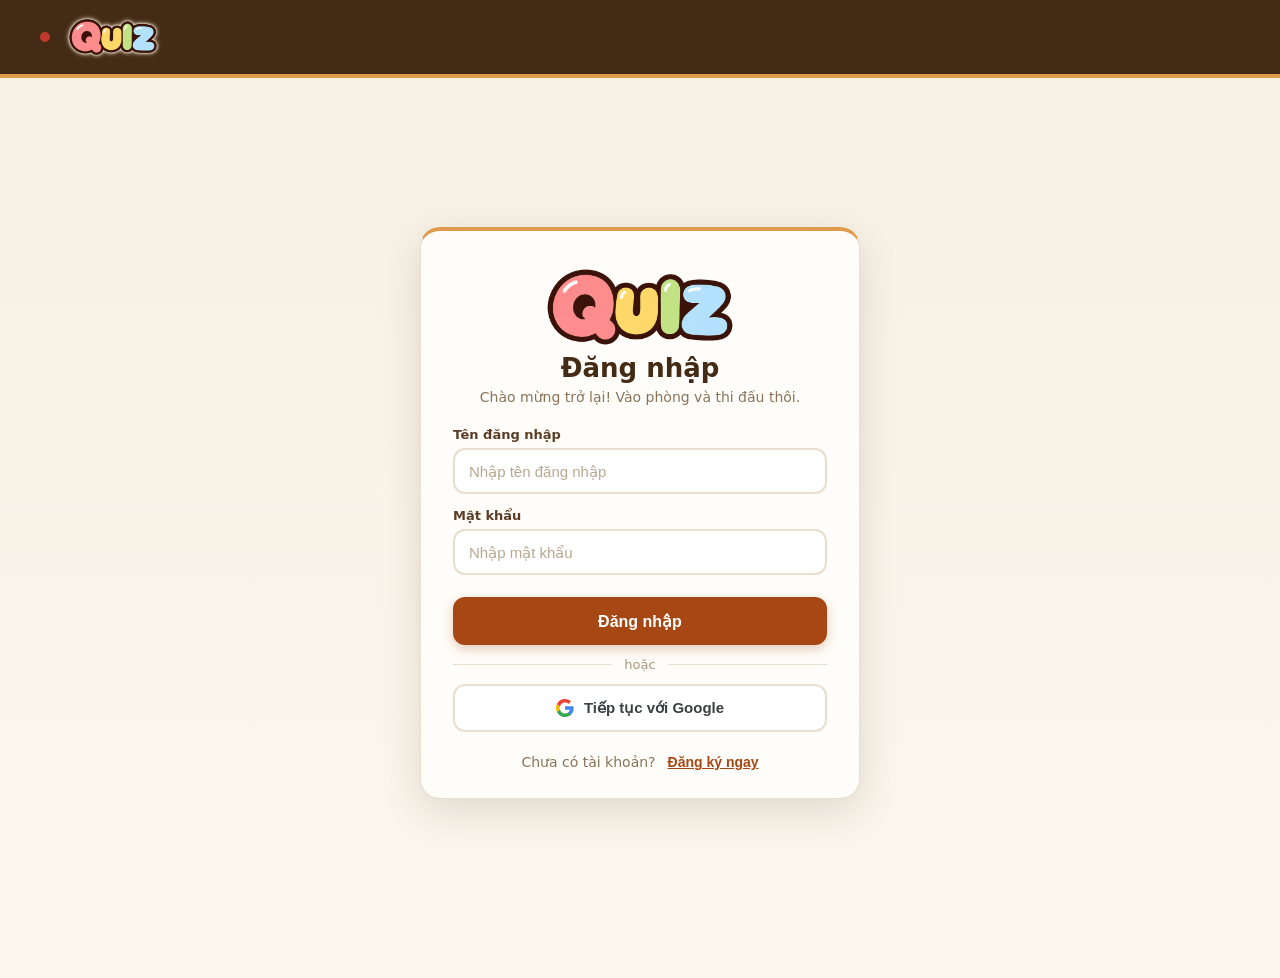
<file: QuizClientWeb/src/main/webapp/index.html>
<!DOCTYPE html>
<html lang="vi">
    <head>
        <meta charset="UTF-8">
        <meta name="viewport" content="width=device-width, initial-scale=1">
        <title>QUIZ - Vòng chơi</title>
        <link rel="icon" type="image/png" href="img/favicon.png">
        <link rel="stylesheet" href="css/style.css?v=13">
        <link rel="stylesheet" href="css/figma.css?v=5">
    </head>
    <body>
        <header>
            <span id="conn" class="dot" title="Trạng thái kết nối"></span>
            <div class="brand">
                <img class="brand-logo" src="img/logo.png" alt="QUIZ">
            </div>
            <nav id="mainNav" class="hidden">
                <button id="navHome" class="nav-btn active" type="button">Phòng chơi</button>
                <button id="navSets" class="nav-btn" type="button">Bộ câu hỏi</button>
                <button id="navRank" class="nav-btn" type="button">Bảng xếp hạng</button>
            </nav>
            <span class="spacer"></span>
            <span id="score"></span>
            <button id="btnLeave" class="danger hidden">Thoát Trận</button>
            <div id="userAvatarContainer" class="user-chip hidden" title="Hồ sơ tài khoản">
                <div id="userAvatar" class="avatar-circle">?</div>
                <div class="user-text"><b id="userInfo"></b><small id="userSub"></small></div>
                <span class="chev">&#9662;</span>
            </div>
        </header>
        <main>
            <section id="login" class="screen page hidden">
                <div class="login-grid">
                    <div class="auth-card">
                        <img class="auth-logo-img" src="img/logo.png" alt="QUIZ">
                        <h1>Đăng nhập</h1>
                        <p class="auth-sub">Chào mừng trở lại! Vào phòng và thi đấu thôi.</p>
                        <label>Tên đăng nhập <input type="text" id="userName" maxlength="30" placeholder="Nhập tên đăng nhập"></label>
                        <label>Mật khẩu <input type="password" id="userPass" maxlength="50" placeholder="Nhập mật khẩu"></label>
                        <div class="actions vertical">
                            <button id="btnLogin" class="btn-primary">Đăng nhập</button>
                            <div class="auth-divider"><span>hoặc</span></div>
                            <div class="gsi-wrap">
                                <button id="btnGoogleLogin" class="btn-google" type="button">
                                    <svg width="18" height="18" viewBox="0 0 18 18"><path fill="#4285F4" d="M17.64 9.2c0-.637-.057-1.251-.164-1.84H9v3.481h4.844c-.209 1.125-.843 2.078-1.796 2.717v2.258h2.908c1.702-1.567 2.684-3.874 2.684-6.616z"/><path fill="#34A853" d="M9 18c2.43 0 4.467-.806 5.956-2.184l-2.908-2.258c-.806.54-1.837.86-3.048.86-2.344 0-4.328-1.584-5.036-3.711H.957v2.332A8.997 8.997 0 0 0 9 18z"/><path fill="#FBBC05" d="M3.964 10.707c-.18-.54-.282-1.117-.282-1.707s.102-1.167.282-1.707V4.961H.957A8.996 8.996 0 0 0 0 9c0 1.452.348 2.827.957 4.039l3.007-2.332z"/><path fill="#EA4335" d="M9 3.58c1.321 0 2.508.454 3.44 1.345l2.582-2.58C13.463.891 11.426 0 9 0A8.997 8.997 0 0 0 .957 4.961L3.964 7.293C4.672 5.166 6.656 3.58 9 3.58z"/></svg>
                                    Tiếp tục với Google
                                </button>
                                <div id="gsiBtn"></div>
                            </div>
                        </div>
                        <div class="auth-switch">
                            <span>Chưa có tài khoản?</span>
                            <button id="btnSwitchRegister" class="link-btn" type="button">Đăng ký ngay</button>
                        </div>
                    </div>
                </div>
            </section>

            <section id="resuming" class="screen page hidden">
                <div class="resume-box"><div class="spinner" aria-hidden="true"></div><p>Đang khôi phục phiên đăng nhập...</p></div>
            </section>

            <section id="register" class="screen auth-card hidden">
                <img class="auth-logo-img" src="img/logo.png" alt="QUIZ">
                <h1>Tạo tài khoản</h1>
                <p class="auth-sub">Chỉ mất vài giây để bắt đầu chơi.</p>
                <label>Tên đăng nhập <input type="text" id="regUserName" maxlength="30" placeholder="Chọn tên đăng nhập (3-30 ký tự)"></label>
                <label>Mật khẩu <input type="password" id="regUserPass" maxlength="50" placeholder="Mật khẩu (tối thiểu 4 ký tự)"></label>
                <label>Nhập lại mật khẩu <input type="password" id="regUserPassConfirm" maxlength="50" placeholder="Nhập lại mật khẩu"></label>
                <div class="actions vertical">
                    <button id="btnDoRegister" class="btn-primary">Tạo tài khoản</button>
                    <button id="btnBackToLogin" class="alt hidden" type="button">Quay lại</button>
                </div>
                <div class="auth-switch">
                    <span>Đã có tài khoản?</span>
                    <button id="btnSwitchLogin" class="link-btn" type="button">Đăng nhập</button>
                </div>
            </section>

            <section id="home" class="screen page hidden">
                <div class="page-head">
                    <div>
                        <h1>Phòng chơi</h1>
                        <p class="muted">Tham gia một phòng đang mở, nhập mã phòng của bạn bè hoặc tạo phòng mới.</p>
                    </div>
                    <button id="btnNewRoom" class="cta" type="button"><svg class="ic" viewBox="0 0 24 24" fill="none" stroke="currentColor" stroke-width="2" stroke-linecap="round" stroke-linejoin="round" aria-hidden="true"><path d="M5 12h14"/><path d="M12 5v14"/></svg> Tạo phòng mới</button>
                </div>
                <div class="top-row">
                    <div class="join-card">
                        <h3><svg class="ic" viewBox="0 0 24 24" fill="none" stroke="currentColor" stroke-width="2" stroke-linecap="round" stroke-linejoin="round" aria-hidden="true"><circle cx="7.5" cy="15.5" r="5.5"/><path d="m21 2-9.6 9.6"/><path d="m15.5 7.5 3 3L22 7l-3-3"/></svg> Có mã phòng từ bạn bè?</h3>
                        <div class="join-row">
                            <input type="text" id="joinCode" maxlength="6" placeholder="Nhập mã phòng · VD: P7K2M" style="text-transform:uppercase">
                            <button id="btnJoinCode" type="button"><svg class="ic" viewBox="0 0 24 24" fill="none" stroke="currentColor" stroke-width="2" stroke-linecap="round" stroke-linejoin="round" aria-hidden="true"><path d="M5 12h14"/><path d="m12 5 7 7-7 7"/></svg> Vào bằng mã</button>
                        </div>
                    </div>
                    <div class="info-card">
                        <h3><svg class="ic" viewBox="0 0 24 24" fill="none" stroke="currentColor" stroke-width="2" stroke-linecap="round" stroke-linejoin="round" aria-hidden="true"><path d="M12 7v14"/><path d="M3 18a1 1 0 0 1-1-1V4a1 1 0 0 1 1-1h5a4 4 0 0 1 4 4 4 4 0 0 1 4-4h5a1 1 0 0 1 1 1v13a1 1 0 0 1-1 1h-6a3 3 0 0 0-3 3 3 3 0 0 0-3-3z"/></svg> Bộ câu hỏi</h3>
                        <p>Chọn bộ có sẵn hoặc tự soạn bộ câu hỏi riêng để tạo phòng.</p>
                        <div class="info-foot"><b id="setSummary">0 câu hỏi · 0 bộ</b><a id="linkSets" href="#">Xem bộ câu hỏi &rarr;</a></div>
                    </div>
                </div>
                <div class="rooms-head">
                    <h2>Phòng đang mở</h2><span id="roomTotal" class="count">0 phòng</span>
                    <div class="chips" id="roomTabs">
                        <button type="button" data-f="all" class="on">Tất cả</button>
                        <button type="button" data-f="wait">Đang chờ</button>
                        <button type="button" data-f="play">Đang chơi</button>
                    </div>
                    <span class="grow"></span>
                    <label class="search-box"><svg class="ic" viewBox="0 0 24 24" fill="none" stroke="currentColor" stroke-width="2" stroke-linecap="round" stroke-linejoin="round" aria-hidden="true"><circle cx="11" cy="11" r="8"/><path d="m21 21-4.3-4.3"/></svg><input type="search" id="roomSearch" placeholder="Tìm phòng hoặc chủ phòng"></label>
                    <button id="btnRefresh" class="alt refresh" type="button"><svg class="ic" viewBox="0 0 24 24" fill="none" stroke="currentColor" stroke-width="2" stroke-linecap="round" stroke-linejoin="round" aria-hidden="true"><path d="M3 12a9 9 0 0 1 9-9 9.75 9.75 0 0 1 6.74 2.74L21 8"/><path d="M21 3v5h-5"/><path d="M21 12a9 9 0 0 1-9 9 9.75 9.75 0 0 1-6.74-2.74L3 16"/><path d="M8 16H3v5"/></svg> Làm mới</button>
                </div>
                <div id="roomList" class="room-grid"></div>
            </section>

            <section id="sets" class="screen page hidden">
                <div class="page-head">
                    <div>
                        <h1>Bộ câu hỏi</h1>
                        <p class="muted">Bộ mẫu của hệ thống, bộ cộng đồng chia sẻ và bộ riêng của bạn. Bộ của bạn có thể gửi duyệt để công khai cho mọi người.</p>
                    </div>
                    <button id="btnNewSet" class="cta" type="button"><svg class="ic" viewBox="0 0 24 24" fill="none" stroke="currentColor" stroke-width="2" stroke-linecap="round" stroke-linejoin="round" aria-hidden="true"><path d="M5 12h14"/><path d="M12 5v14"/></svg> Tạo bộ câu hỏi</button>
                </div>
                <div class="rooms-head">
                    <div class="chips" id="setTabs">
                        <button type="button" data-f="all" class="on">Tất cả</button>
                        <button type="button" data-f="mine">Của tôi</button>
                        <button type="button" data-f="community">Cộng đồng</button>
                        <button type="button" data-f="system">Hệ thống</button>
                    </div>
                    <span class="grow"></span>
                    <label class="search-box"><svg class="ic" viewBox="0 0 24 24" fill="none" stroke="currentColor" stroke-width="2" stroke-linecap="round" stroke-linejoin="round" aria-hidden="true"><circle cx="11" cy="11" r="8"/><path d="m21 21-4.3-4.3"/></svg><input type="search" id="setSearch" placeholder="Tìm bộ câu hỏi hoặc tác giả"></label>
                </div>
                <div id="setList" class="set-grid"></div>
            </section>

            <section id="leaderboard" class="screen page hidden">
                <div class="page-head">
                    <div>
                        <div class="eyebrow">BẢNG VÀNG · QUIZ</div>
                        <h1>Bảng xếp hạng</h1>
                        <p class="muted">Xếp theo số trận đã chơi và chuỗi thắng liên tiếp. Hạng của bạn luôn hiện ở cuối bảng.</p>
                    </div>
                </div>
                <div class="rooms-head">
                    <div class="chips" id="rankTabs">
                        <button type="button" data-r="played" class="on">Theo số trận chơi</button>
                        <button type="button" data-r="streak">Theo chuỗi thắng</button>
                    </div>
                    <span class="grow"></span>
                    <label class="search-box"><svg class="ic" viewBox="0 0 24 24" fill="none" stroke="currentColor" stroke-width="2" stroke-linecap="round" stroke-linejoin="round" aria-hidden="true"><circle cx="11" cy="11" r="8"/><path d="m21 21-4.3-4.3"/></svg><input type="search" id="rankSearch" placeholder="Tìm người chơi"></label>
                    <button id="btnRankRefresh" class="alt refresh" type="button"><svg class="ic" viewBox="0 0 24 24" fill="none" stroke="currentColor" stroke-width="2" stroke-linecap="round" stroke-linejoin="round" aria-hidden="true"><path d="M3 12a9 9 0 0 1 9-9 9.75 9.75 0 0 1 6.74 2.74L21 8"/><path d="M21 3v5h-5"/><path d="M21 12a9 9 0 0 1-9 9 9.75 9.75 0 0 1-6.74-2.74L3 16"/><path d="M8 16H3v5"/></svg> Làm mới</button>
                </div>
                <div class="panel lb-panel"><table id="lbTable"></table></div>
                <div id="lbMe" class="lb-me"></div>
            </section>

            <section id="createSet" class="screen editor hidden">
                <div class="qe-top">
                    <button id="btnSaveSet" class="qe-done">Xong</button>
                    <input type="text" id="setName" class="qe-name" maxlength="60" placeholder="Tên bộ câu hỏi (ví dụ: Ôn tập Lập trình mạng)">
                    <label class="qe-pub" title="Quản trị viên duyệt xong thì mọi người đều thấy và tạo phòng được với bộ này">
                        <input type="checkbox" id="setPublic"> Gửi duyệt công khai
                    </label>
                    <button id="btnCancelSet" class="qe-cancel">Hủy</button>
                </div>
                <div id="setNotice" class="qe-notice hidden"></div>
                <div class="qe-main" id="qeMain"></div>
                <div class="qe-strip">
                    <div id="slides"></div>
                    <span class="lbl">Thêm câu →</span>
                    <button id="btnAddSlide" class="qe-plus" title="Thêm câu">+</button>
                </div>
            </section>


            <section id="waiting" class="screen page hidden">
                <div class="page-head">
                    <div>
                        <div class="eyebrow">PHÒNG CHƠI / SẢNH CHỜ</div>
                        <h1 id="roomTitle"></h1>
                    </div>
                    <div class="head-actions">
                        <button id="btnInvite" class="invite" type="button"><svg class="ic" viewBox="0 0 24 24" fill="none" stroke="currentColor" stroke-width="2" stroke-linecap="round" stroke-linejoin="round" aria-hidden="true"><path d="M2 21a8 8 0 0 1 13.292-6"/><circle cx="10" cy="8" r="5"/><path d="M19 16v6"/><path d="M22 19h-6"/></svg> Sao chép link mời</button>
                        <button id="btnLeaveRoom" class="outline" type="button"><svg class="ic" viewBox="0 0 24 24" fill="none" stroke="currentColor" stroke-width="2" stroke-linecap="round" stroke-linejoin="round" aria-hidden="true"><path d="M9 21H5a2 2 0 0 1-2-2V5a2 2 0 0 1 2-2h4"/><path d="m16 17 5-5-5-5"/><path d="M21 12H9"/></svg> Rời phòng</button>
                    </div>
                </div>
                <div class="code-bar">
                    <span class="lbl">MÃ PHÒNG</span><b id="roomCode">-----</b>
                    <button id="btnCopyCode" class="copy" type="button" title="Sao chép mã"><svg class="ic" viewBox="0 0 24 24" fill="none" stroke="currentColor" stroke-width="2" stroke-linecap="round" stroke-linejoin="round" aria-hidden="true"><rect width="14" height="14" x="8" y="8" rx="2" ry="2"/><path d="M4 16c-1.1 0-2-.9-2-2V4c0-1.1.9-2 2-2h10c1.1 0 2 .9 2 2"/></svg></button>
                    <span class="hint">Chia sẻ mã này để bạn bè cùng vào chơi</span>
                    <span id="roomBadge" class="badge-pill">Công khai · Đang chờ</span>
                </div>
                <div class="wait-grid">
                    <div class="wait-main">
                        <div class="panel big">
                            <div class="panel-head">
                                <h3>Đồng đội trong phòng</h3>
                                <div class="pills"><span id="roomPlayerCount" class="count">0/8 người chơi</span><span id="roomReadyCount" class="count teal">0/0 sẵn sàng</span></div>
                            </div>
                            <div id="playerGrid" class="player-grid"></div>
                            <button id="slotBox" class="slot-box" type="button"><svg class="ic" viewBox="0 0 24 24" fill="none" stroke="currentColor" stroke-width="2" stroke-linecap="round" stroke-linejoin="round" aria-hidden="true"><path d="M2 21a8 8 0 0 1 13.292-6"/><circle cx="10" cy="8" r="5"/><path d="M19 16v6"/><path d="M22 19h-6"/></svg> <span id="slotText"></span></button>
                        </div>
                        <div class="panel big">
                            <div class="panel-head"><h3>Cài đặt trận đấu</h3><span id="settingsNote" class="note-orange">Chỉ chủ phòng được chỉnh sửa</span></div>
                            <div class="sf">
                                <label class="sfield"><span>BỘ CÂU HỎI</span><select id="setBo"></select></label>
                                <label class="sfield"><span>SỐ CÂU HỎI</span><select id="setSoCau"></select></label>
                                <label class="sfield"><span>THỜI GIAN MỖI CÂU</span><select id="setGiay"></select></label>
                                <label class="sfield"><span>SỐ NGƯỜI TỐI ĐA</span><select id="setToiDa"></select></label>
                                <label class="sfield"><span>CHẾ ĐỘ PHÒNG</span><select id="setCheDo"></select></label>
                                <label class="sfield"><span>TÊN PHÒNG</span><input type="text" id="roomNameIn" maxlength="40"></label>
                            </div>
                        </div>
                        <div class="panel start-panel">
                            <div class="st-text"><b id="startTitle"></b><small id="startHint"></small></div>
                            <div class="start-actions">
                                <button id="btnReady" class="alt hidden" type="button"></button>
                                <button id="btnAddBot" class="alt" type="button">+ Thêm bot</button>
                                <button id="btnStart" class="cta" type="button"><svg class="ic" viewBox="0 0 24 24" fill="none" stroke="currentColor" stroke-width="2" stroke-linecap="round" stroke-linejoin="round" aria-hidden="true"><polygon points="6 3 20 12 6 21 6 3"/></svg> Bắt đầu trận đấu</button>
                            </div>
                        </div>
                    </div>
                    <aside class="wait-side">
                        <div class="panel big chat-panel">
                            <div class="panel-head"><h3><svg class="ic" viewBox="0 0 24 24" fill="none" stroke="currentColor" stroke-width="2" stroke-linecap="round" stroke-linejoin="round" aria-hidden="true"><path d="M21 15a2 2 0 0 1-2 2H7l-4 4V5a2 2 0 0 1 2-2h14a2 2 0 0 1 2 2z"/></svg> Chat phòng</h3><span id="chatOnline" class="count teal">0 trực tuyến</span></div>
                            <div id="chatLog" class="chat-log"></div>
                            <div class="chat-row"><input type="text" id="chatIn" maxlength="200" placeholder="Nhắn với cả phòng..."><button id="btnChat" class="cta" type="button">Gửi</button></div>
                        </div>
                    </aside>
                </div>
            </section>

            <section id="intro" class="screen hidden">
                <h2 id="introTitle"></h2>
                <p id="introText"></p>
                <div id="introCount"></div>
            </section>

            <section id="question" class="screen page hidden">
                <div class="play-grid">
                    <div class="q-card">
                        <div class="q-top">
                            <span id="qMeta" class="pill"></span>
                            <span id="qNum" class="qnum"></span>
                            <div class="timer-ring"><span id="timeLeft"></span></div>
                        </div>
                        <div class="bar"><div id="barFill"></div></div>
                        <h2 id="qText"></h2>
                        <div id="qMedia"></div>
                        <div id="qBody"></div>
                        <div id="qFeedback"></div>
                        <button id="btnSubmit" class="cta">Gửi đáp án</button>
                    </div>
                    <aside class="play-side">
                        <div class="panel"><h3>Cuộc đua điểm số</h3><div id="sideRank"></div></div>
                        <div class="panel chat-panel">
                            <h3>Chat trong trận</h3>
                            <div id="chatLog2" class="chat-log"></div>
                            <div class="chat-row"><input type="text" id="chatIn2" maxlength="200" placeholder="Nhắn tin..."><button id="btnChat2" class="alt" type="button">Gửi</button></div>
                        </div>
                    </aside>
                </div>
            </section>

            <section id="ranking" class="screen hidden">
                <h2>Bảng xếp hạng tạm thời</h2>
                <table id="rankTable"></table>
            </section>

            <section id="end" class="screen page hidden">
                <div id="endHero" class="end-hero">
                    <div>
                        <span class="eyebrow">KẾT QUẢ TRẬN</span>
                        <h1 id="endTitle"></h1>
                        <p id="endText" class="muted"></p>
                    </div>
                    <div class="end-rank"><small>Hạng của bạn</small><b id="endRank">#1</b></div>
                </div>
                <div class="end-grid">
                    <div class="panel"><h3>Bảng xếp hạng</h3><table id="finalTable"></table></div>
                    <div id="endStats" class="stat-col">
                        <div class="stat"><b id="stScore">-</b><small>Điểm trong trận</small></div>
                        <div class="stat"><b id="stPct">-</b><small>Tỉ lệ đúng</small></div>
                        <div class="stat"><b id="stOk">-</b><small>Câu đúng</small></div>
                        <div class="stat"><b id="stTime">-</b><small>Giây trả lời TB</small></div>
                    </div>
                </div>
                <div class="actions"><button id="btnHome" class="cta">Về danh sách phòng</button></div>
            </section>
        </main>

        <div id="profileModal" class="overlay hidden">
            <div class="box profile-box">
                <div class="profile-header">
                    <div class="profile-avatar-large" id="modalAvatar">?</div>
                    <div class="profile-title">
                        <h3 id="modalUsername" style="margin:0 0 4px 0">Tên tài khoản</h3>
                        <span id="modalAccountMeta" class="profile-meta">ID: 0</span>
                    </div>
                    <button id="btnCloseProfile" class="close-x" type="button" title="Đóng">&times;</button>
                </div>
                <div class="profile-tabs">
                    <button class="ptab active" data-tab="tabInfo" type="button">Thông tin</button>
                    <button class="ptab" data-tab="tabHistory" type="button">Lịch sử đấu</button>
                    <button class="ptab" data-tab="tabEdit" type="button">Sửa thông tin</button>
                </div>
                <div class="profile-content">
                    <div id="tabInfo" class="ptab-pane">
                        <div class="stat-grid">
                            <div class="stat-card"><span class="stat-val" id="infoScore">0</span><span class="stat-lbl">Điểm tích lũy</span></div>
                            <div class="stat-card"><span class="stat-val" id="infoWins">0</span><span class="stat-lbl">Trận thắng</span></div>
                            <div class="stat-card"><span class="stat-val" id="infoMatches">0</span><span class="stat-lbl">Số trận</span></div>
                            <div class="stat-card"><span class="stat-val" id="infoWinRate">0%</span><span class="stat-lbl">Tỷ lệ thắng</span></div>
                        </div>
                        <p class="profile-joined">Ngày tạo: <b id="infoJoined">-</b></p>
                    </div>
                    <div id="tabHistory" class="ptab-pane hidden">
                        <div id="historyList" class="history-list">
                            <p class="hint" style="text-align:center">Đang tải lịch sử đấu...</p>
                        </div>
                    </div>
                    <div id="tabEdit" class="ptab-pane hidden">
                        <h4 style="margin:0 0 10px 0">Đổi mật khẩu</h4>
                        <label>Mật khẩu hiện tại <input type="password" id="oldPass" placeholder="Nhập mật khẩu hiện tại"></label>
                        <label>Mật khẩu mới <input type="password" id="newPass" placeholder="Mật khẩu mới (tối thiểu 4 ký tự)"></label>
                        <label>Nhập lại mật khẩu mới <input type="password" id="newPassConfirm" placeholder="Xác nhận mật khẩu mới"></label>
                        <div class="actions">
                            <button id="btnSavePassword" class="btn-primary" type="button">Lưu mật khẩu mới</button>
                        </div>
                    </div>
                </div>
                <div class="profile-footer">
                    <button id="btnLogout" class="danger" type="button">Đăng xuất</button>
                </div>
            </div>
        </div>

        <div id="confirm" class="overlay hidden">
            <div class="box">
                <p>Bạn có chắc chắn muốn thoát trận?</p>
                <button id="btnYes" class="danger">Xác nhận</button>
                <button id="btnNo">Ở lại</button>
            </div>
        </div>
        <div id="typePicker" class="overlay hidden">
            <div class="box picker">
                <h3 style="margin:0">Chọn dạng câu hỏi</h3>
                <div id="pickGrid"></div>
                <button id="btnClosePicker" class="alt">Đóng</button>
            </div>
        </div>
        <div id="toast" class="hidden"></div>
        <script src="https://accounts.google.com/gsi/client" async defer></script>
        <script src="js/app.js?v=18"></script>
    </body>
</html>
</file>
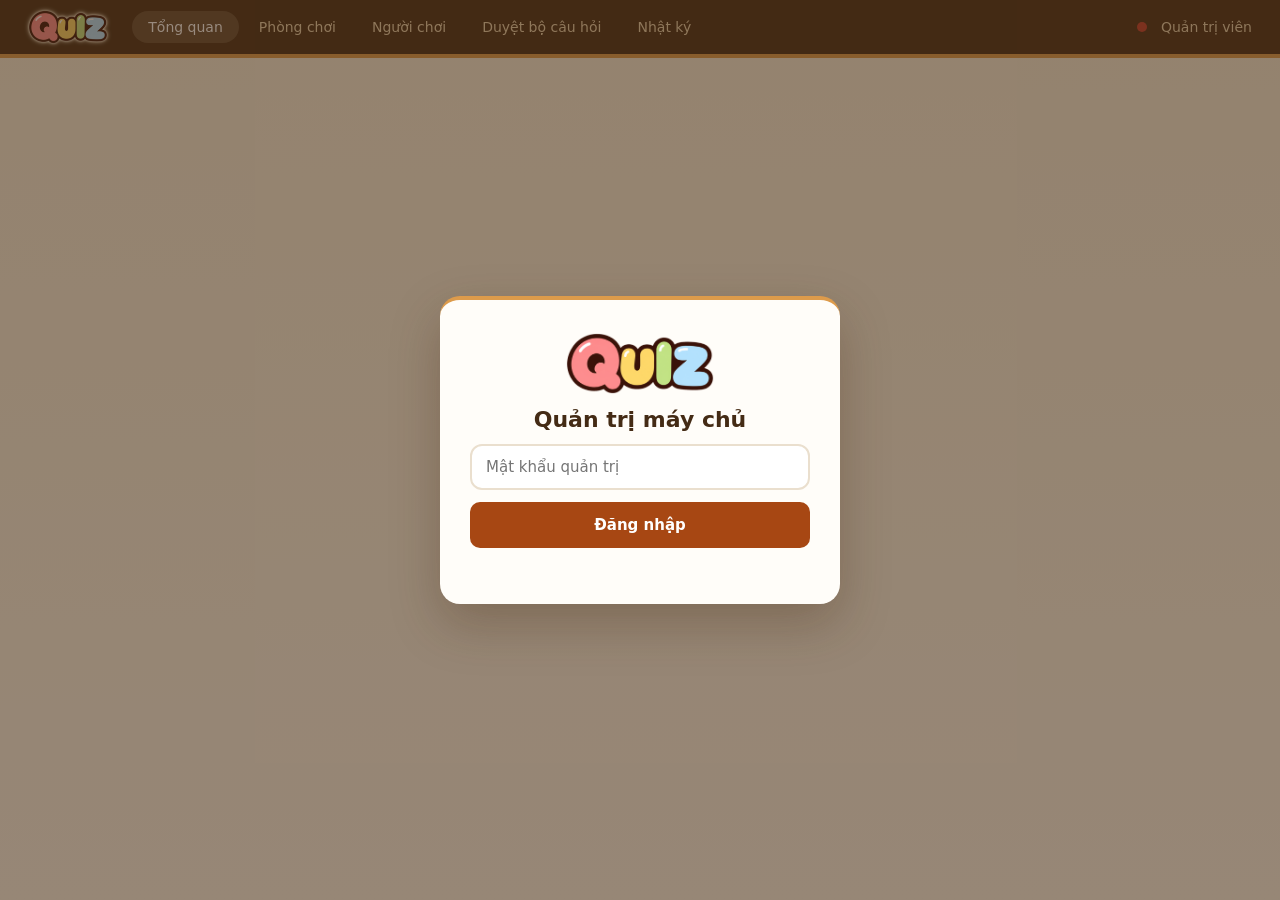
<file: QuizClientWeb/src/main/webapp/admin.html>
<!DOCTYPE html>
<html lang="vi">
    <head>
        <meta charset="UTF-8">
        <meta name="viewport" content="width=device-width, initial-scale=1">
        <title>QUIZ - Quản trị máy chủ</title>
        <link rel="icon" type="image/png" href="img/favicon.png">
        <link rel="stylesheet" href="css/admin.css?v=4">
    </head>
    <body>
        <header class="top">
            <img class="logo" src="img/logo.png" alt="QUIZ">
            <nav>
                <a href="#" data-view="overview" class="on">Tổng quan</a>
                <a href="#" data-view="rooms">Phòng chơi</a>
                <a href="#" data-view="players">Người chơi</a>
                <a href="#" data-view="sets">Duyệt bộ câu hỏi <span id="navPending" class="nav-badge hidden">0</span></a>
                <a href="#" data-view="logs">Nhật ký</a>
            </nav>
            <span class="spacer"></span>
            <span id="conn" class="dot" title="Trạng thái kết nối"></span>
            <span class="who">Quản trị viên</span>
            <button id="btnLogout" class="ghost light hidden" type="button">Đăng xuất</button>
        </header>

        <div id="loginBox" class="overlay">
            <div class="login-card">
                <img class="login-logo" src="img/logo.png" alt="QUIZ">
                <h1>Quản trị máy chủ</h1>
                <input id="pw" type="password" maxlength="64" placeholder="Mật khẩu quản trị" autocomplete="off">
                <button id="btnLogin" class="primary" type="button">Đăng nhập</button>
                <p id="loginErr" class="err"></p>
            </div>
        </div>

        <main id="dash" class="hidden" data-view="overview">
            <section id="sec-overview" class="head">
                <div>
                    <span class="eyebrow">QUẢN TRỊ · TRUNG TÂM ĐIỀU HÀNH</span>
                    <h1>Trung tâm điều hành máy chủ</h1>
                    <p class="muted">Theo dõi phòng chơi và người chơi theo thời gian thực, tự làm mới mỗi 2 giây.</p>
                </div>
                <div class="head-actions">
                    <span id="srvStatus" class="pill ok">Máy chủ đang hoạt động</span>
                    <button id="btnRefresh" class="ghost" type="button">Làm mới</button>
                </div>
            </section>

            <section class="stats">
                <div class="stat"><span class="lbl">Phòng đang mở</span><b id="stRooms">0</b><small id="stRoomsSub">0 đang thi đấu</small></div>
                <div class="stat"><span class="lbl">Người chơi online</span><b id="stOnline">0</b><small id="stOnlineSub">0 trong phòng</small></div>
                <div class="stat"><span class="lbl">Tải CPU (tiến trình)</span><b id="stCpu">0%</b><small id="stCpuSub">Bộ nhớ 0 MB</small></div>
                <div class="stat"><span class="lbl">Độ trễ trung bình</span><b id="stPing">&mdash;</b><small id="stPingSub">Chưa có dữ liệu</small></div>
                <button id="stPendingCard" class="stat stat-link" type="button"><span class="lbl">Bộ câu hỏi chờ duyệt</span><b id="stPending">0</b><small>Bấm để mở trang duyệt</small></button>
            </section>

            <div class="cols">
                <div class="col-main">
                    <section id="sec-rooms" class="panel">
                        <div class="panel-head">
                            <h2>Quản lý phòng</h2>
                            <span id="roomCount" class="pill">0</span>
                            <input id="roomQ" class="search" type="search" placeholder="Tìm phòng, mã, bộ câu hỏi, chủ phòng">
                        </div>
                        <div class="table-wrap">
                            <table id="roomTable">
                                <thead><tr><th>Phòng</th><th>Chủ phòng</th><th>Người</th><th>Trạng thái</th><th>Bộ câu hỏi</th><th></th></tr></thead>
                                <tbody></tbody>
                            </table>
                        </div>
                    </section>

                    <section id="sec-sets" class="panel">
                        <div class="panel-head">
                            <h2>Duyệt bộ câu hỏi công khai</h2>
                            <div class="chips" id="setTabs">
                                <button type="button" data-f="PENDING" class="on">Chờ duyệt <span id="tabPending">0</span></button>
                                <button type="button" data-f="APPROVED">Đang công khai</button>
                                <button type="button" data-f="all">Tất cả</button>
                            </div>
                            <input id="setQ" class="search" type="search" placeholder="Tìm tên bộ hoặc tác giả">
                        </div>
                        <div class="table-wrap">
                            <table id="setTable">
                                <thead><tr><th>Bộ câu hỏi</th><th>Tác giả</th><th>Số câu</th><th>Trạng thái</th><th></th></tr></thead>
                                <tbody></tbody>
                            </table>
                        </div>
                    </section>

                    <section id="sec-players" class="panel">
                        <div class="panel-head">
                            <h2>Người chơi online</h2>
                            <span id="playerCount" class="pill">0</span>
                            <input id="playerQ" class="search" type="search" placeholder="Tìm tên người chơi hoặc phòng">
                        </div>
                        <div class="table-wrap">
                            <table id="playerTable">
                                <thead><tr><th>Người chơi</th><th>Vị trí</th><th>Trạng thái</th><th></th></tr></thead>
                                <tbody></tbody>
                            </table>
                        </div>
                    </section>
                </div>

                <aside id="sec-logs" class="panel logs">
                    <div class="panel-head"><h2>Nhật ký hoạt động</h2></div>
                    <ul id="logList"></ul>
                </aside>
            </div>
        </main>

        <div id="setModal" class="overlay hidden">
            <div class="modal-card" role="dialog" aria-modal="true" aria-labelledby="mTitle">
                <div class="modal-head">
                    <div>
                        <h2 id="mTitle"></h2>
                        <p id="mMeta" class="muted"></p>
                    </div>
                    <button id="mClose" class="close-x" type="button" title="Đóng">&times;</button>
                </div>
                <div id="mBody" class="modal-body"></div>
                <div id="mReview" class="modal-review">
                    <textarea id="mReason" maxlength="200" rows="2" placeholder="Lý do từ chối (người tạo sẽ thấy để sửa lại). Bắt buộc khi từ chối."></textarea>
                    <div class="modal-actions">
                        <button id="mReject" class="warn" type="button">Từ chối</button>
                        <button id="mApprove" type="button">Duyệt công khai</button>
                    </div>
                </div>
                <div id="mRevokeRow" class="modal-review hidden">
                    <div class="modal-actions">
                        <button id="mRevoke" class="warn" type="button">Gỡ công khai</button>
                    </div>
                </div>
            </div>
        </div>

        <div id="toast" class="hidden"></div>
        <script src="js/admin.js?v=5"></script>
    </body>
</html>
</file>
<file: QuizClientWeb/src/main/webapp/css/style.css>
*{box-sizing:border-box}
body{margin:0;font-family:Arial,sans-serif;background:#f2f5fa;color:#1c2333}
header{display:flex;align-items:center;gap:12px;padding:10px 20px;background:#1f3864;color:#fff}
header #score{margin-left:auto;font-weight:bold}
.dot{width:10px;height:10px;border-radius:50%;background:#c0392b;display:inline-block}
.dot.on{background:#2ecc71}
main{max-width:720px;margin:24px auto;padding:0 16px}
.screen{background:#fff;padding:24px;border-radius:10px;box-shadow:0 1px 4px rgba(0,0,0,.15)}
.hidden{display:none!important}
button{font-size:16px;padding:10px 20px;border:0;border-radius:6px;background:#2e5597;color:#fff;cursor:pointer}
button:disabled{background:#9aa5b8;cursor:default}
button.danger{background:#c0392b}
.row{display:flex;justify-content:space-between;color:#555;margin:8px 0}
.bar{height:10px;background:#dde3ee;border-radius:5px;overflow:hidden}
#barFill{height:100%;width:100%;background:#2e5597}
#introCount{font-size:56px;font-weight:bold;text-align:center;color:#2e5597}
#qBody{display:flex;flex-direction:column;gap:10px;margin:16px 0}
#qBody.locked{pointer-events:none}
.opt{display:block;text-align:left;padding:12px 16px;border:2px solid #c7d0e0;border-radius:8px;background:#fff;color:#1c2333;font-size:16px}
.opt.sel{background:#2b2b2b;color:#fff;border-color:#2b2b2b}
.opt.right{background:#27ae60!important;color:#fff!important;border-color:#27ae60!important}
.opt.wrong{background:#c0392b!important;color:#fff!important;border-color:#c0392b!important}
.reorder{list-style:none;margin:0;padding:0;display:flex;flex-direction:column;gap:10px}
.reorder li{cursor:grab}
.reorder li.drag{opacity:.4}
input[type=text],input[type=password]{width:100%;padding:12px;font-size:16px;border:2px solid #c7d0e0;border-radius:8px}
input[type=range]{width:100%}
.rangeval{text-align:center;font-size:28px;font-weight:bold}
.answerbox{padding:12px;background:#e8f5ec;border-radius:8px;font-weight:bold}
#qFeedback{min-height:24px;font-weight:bold;margin-bottom:10px}
#qFeedback.ok{color:#27ae60}
#qFeedback.bad{color:#c0392b}
table{width:100%;border-collapse:collapse;margin:12px 0}
th,td{padding:10px;border-bottom:1px solid #dde3ee;text-align:left}
tr.me td{background:#eaf0fb;font-weight:bold}
.overlay{position:fixed;inset:0;background:rgba(0,0,0,.5);display:flex;align-items:center;justify-content:center}
.box{background:#fff;padding:24px;border-radius:10px;display:flex;flex-direction:column;gap:10px;min-width:280px}
#toast{position:fixed;bottom:24px;left:50%;transform:translateX(-50%);background:#333;color:#fff;padding:10px 20px;border-radius:20px}

.actions{display:flex;gap:10px;margin:14px 0}
button.alt{background:#6b7a99}
label{display:block;margin:12px 0;font-weight:bold}
select,input[type=number]{display:block;width:100%;padding:10px;font-size:16px;border:2px solid #c7d0e0;border-radius:8px;margin-top:4px}
label input[type=text],label input[type=password]{margin-top:4px}
.hint{color:#666;font-size:14px}
.card{border:1px solid #c7d0e0;border-radius:8px;padding:12px 16px;margin-bottom:10px;display:flex;justify-content:space-between;align-items:center;gap:10px}
.badge{font-size:12px;padding:2px 8px;border-radius:10px;background:#dde3ee;margin-left:8px}
.badge.mine{background:#d5f0dc}
.tcard{border:2px dashed #c7d0e0;border-radius:8px;padding:12px 16px;margin-bottom:10px}
.tcard.off{opacity:.55}
.tcard .desc{color:#666;font-size:14px;margin:4px 0 8px}
.tcard .cnt{font-weight:bold;margin:0 10px}
#playerList{padding-left:20px}

/* ---- Trình soạn bộ câu hỏi ---- */
main.wide{max-width:1100px}
main.lobby{max-width:1040px}
.screen.editor{padding:0;background:#1a4652;color:#eaf6f8;overflow:hidden;display:flex;flex-direction:column;min-height:76vh}
.qe-top,.qe-strip{display:flex;align-items:center;gap:12px;padding:10px 14px;background:#123640}
.editor .qe-name{flex:1;max-width:520px;padding:8px 12px;font-size:15px;border:2px solid #2d6a78;border-radius:8px;background:#1a4652;color:#fff}
button.qe-done{background:#16b3cc;color:#04262d;font-weight:bold;padding:8px 22px}
button.qe-cancel{margin-left:auto;background:transparent;border:1px solid #4f8592;padding:8px 16px}
.qe-main{flex:1;overflow:auto;padding:18px}
.qe-form{max-width:680px;margin:0 auto;background:#15404b;border-radius:10px;padding:16px;display:flex;flex-direction:column;gap:14px}
.qe-title{font-weight:bold;color:#9fd0da}
.qe-field{background:#1e4f5b;border-radius:8px;padding:8px;display:flex;flex-direction:column;gap:6px}
.qe-tag{align-self:flex-start;font-size:12px;font-weight:bold;padding:2px 10px;border-radius:4px;color:#fff}
.qe-tag.q{background:#1cb0c9}.qe-tag.good{background:#17a673}.qe-tag.bad{background:#e0466f}.qe-tag.neu{background:#7a8fa0}
.editor .qe-in{width:100%;margin:0;padding:10px 12px;font-size:15px;border:2px solid #c9c5a8;border-radius:6px;background:#fff8dc;color:#1c2333;font-family:inherit}
.editor textarea.qe-in{min-height:84px;resize:vertical}
.editor .qe-in.q{border-color:#1cb0c9}.editor .qe-in.good{border-color:#17a673}.editor .qe-in.bad{border-color:#e0466f}
.qe-list{display:flex;flex-direction:column;gap:8px}
.qe-row{display:flex;align-items:center;gap:6px}
button.qe-mv,button.qe-x{padding:4px 9px;font-size:14px;background:#3a7080}
button.qe-x{background:#8a3a4d}
button.qe-add{align-self:flex-start;background:transparent;border:1px dashed #6aa5b2;font-size:14px;padding:6px 12px}
.qe-grid{display:grid;grid-template-columns:repeat(auto-fit,minmax(150px,1fr));gap:10px}
.qe-grid label{margin:0;font-weight:normal;font-size:13px;color:#cfe8ee}
.qe-empty{text-align:center;padding:70px 0;color:#9fd0da}
.qe-strip{border-top:1px solid #0d2a32}
.qe-strip .lbl{color:#cfe8ee;font-size:14px;white-space:nowrap}
#slides{display:flex;gap:10px;flex:1;overflow-x:auto;padding:4px 2px}
.thumb{position:relative;flex:0 0 130px;height:74px;border:2px solid #3a7080;border-radius:8px;background:#1e4f5b;padding:6px 8px;cursor:pointer;display:flex;flex-direction:column;gap:2px;overflow:hidden}
.thumb.cur{border-color:#16b3cc;background:#27606e}
.thumb.bad{border-style:dashed;border-color:#e0a030}
.thumb .tn,.thumb .tt{font-size:11px;color:#9fd0da;white-space:nowrap;overflow:hidden;text-overflow:ellipsis}
.thumb .tq{font-size:12px;overflow:hidden;display:-webkit-box;-webkit-line-clamp:2;-webkit-box-orient:vertical}
.thumb .tx{position:absolute;top:0;right:2px;background:none;padding:0 4px;font-size:16px}
button.qe-plus{width:44px;height:44px;background:#16b3cc;color:#04262d;font-size:26px;padding:0}
.box.picker{width:min(360px,92vw)}
#pickGrid{display:flex;flex-direction:column;gap:8px}
button.pick{text-align:left;background:#fff;color:#1c2333;border:2px solid #c7d0e0}
button.pick:hover{border-color:#2e5597;background:#eef3fc}

/* ---- Giao diện nâu - kem (theo mẫu Quiz Battle); giữ màu nhãn câu hỏi / đúng / sai ---- */
body{background:linear-gradient(#faf8f2,#fdfbf6);color:#3a2a1a}
header{background:#442b15}
.screen,.box{background:#fffdf9}
.screen{border:1px solid #eadfce;border-radius:16px;box-shadow:0 2px 12px rgba(68,43,21,.08)}
button{background:#a74713;border-radius:10px}
button:hover:not(:disabled){background:#8f3b0e}
button.alt{background:#efe6da;color:#5a3d24}
button.danger{background:#c0392b}
.bar{background:#eadfce}#barFill{background:#a74713}#introCount,.rangeval{color:#a74713}
.hint,.row{color:#7a6650}
.opt{border-color:#e0d3c0;color:#3a2a1a;border-radius:12px}
.opt.sel{background:#442b15;border-color:#442b15;color:#fff}
input[type=text],input[type=number],select{border-color:#e0d3c0;background:#fffdf9;color:#3a2a1a}
th,td{border-bottom-color:#eee3d3}tr.me td{background:#fbeee4}
.card{border-color:#eadfce}.badge{background:#efe6da}.badge.mine{background:#d5f0dc}
/* trình soạn */
.screen.editor{background:#fffdf9;color:#3a2a1a}
.qe-top,.qe-strip{background:#fffdf9;border:0}
.qe-top{border-bottom:1px solid #eadfce}.qe-strip{border-top:1px solid #eadfce}
.editor .qe-name{border-color:#e0d3c0;background:#fffdf9;color:#3a2a1a}
button.qe-done,button.qe-plus{background:#a74713;color:#fff;border-radius:12px}
button.qe-cancel{background:transparent;border:0;color:#3a2a1a;font-weight:bold}
.qe-main{background:#f4f1ea}
.qe-form{background:#fffdf9;border-radius:14px;box-shadow:0 2px 10px rgba(68,43,21,.08)}
.qe-title{color:#3a2a1a}.qe-field{background:#faf8f3}.qe-tag.neu{background:#8a6d4b}
.editor .qe-in{background:#fffdf9;color:#3a2a1a;border-color:#e0d3c0}
.editor .qe-in.q{border-color:#1cb0c9}.editor .qe-in.good{border-color:#17a673}.editor .qe-in.bad{border-color:#e0466f}
.qe-empty,.qe-strip .lbl{color:#7a6650}.qe-grid label{color:#5a3d24}
button.qe-mv{background:#efe6da;color:#5a3d24}button.qe-x{background:#fbe3e8;color:#c23a5c}
button.qe-add{border-color:#c9b79f;color:#5a3d24}
.thumb{background:#fff7f3;border-color:#f0d9cc}.thumb.cur{background:#fff1e8;border-color:#a74713}.thumb.bad{border-color:#d98a5f}
.thumb .tn,.thumb .tt{color:#8a7660}.thumb .tq{color:#3a2a1a}.thumb .tx{color:#a74713}
button.pick{border-color:#e0d3c0;color:#3a2a1a}button.pick:hover{border-color:#a74713;background:#fff1e8}

/* ---- Bảng màu: #a74713 cam nâu · #6cb4a5 xanh ngọc · #e9d4af kem · #dd9b4b vàng · #442b15 nâu đậm ---- */
body{background:linear-gradient(#f7efdc,#fdf9ef)}
header{border-bottom:4px solid #dd9b4b}header b{color:#e9d4af}.dot.on{background:#6cb4a5}
.screen{border-top:4px solid #dd9b4b}
button.alt{background:#6cb4a5;color:#442b15}button.alt:hover:not(:disabled){background:#5aa393}
.bar{background:#e9d4af}#barFill{background:linear-gradient(90deg,#dd9b4b,#a74713)}
input:focus,select:focus,textarea:focus{outline:2px solid #6cb4a5;outline-offset:1px}
.opt{border-color:#e9d4af}.opt:hover{border-color:#6cb4a5}
th{color:#a74713;border-bottom:2px solid #dd9b4b}tr.me td{background:#f6e3bf}
tr:nth-child(2) td:first-child{color:#dd9b4b;font-weight:bold}tr:nth-child(3) td:first-child{color:#6cb4a5;font-weight:bold}tr:nth-child(4) td:first-child{color:#a74713;font-weight:bold}
.card{border-color:#e9d4af;border-left:4px solid #6cb4a5}.badge{background:#e9d4af}.badge.mine{background:#cfe8e2;color:#1f4a41}
/* trình soạn */
.qe-top{border-bottom:2px solid #e9d4af}.qe-strip{border-top:2px solid #e9d4af}
.qe-main{background:#f6ecd6}.qe-field{background:#fbf6ea}.qe-tag.neu{background:#6cb4a5;color:#12342d}
.editor .qe-name,.editor .qe-in{border-color:#e9d4af}
.editor .qe-in.q{border-color:#1cb0c9}.editor .qe-in.good{border-color:#17a673}.editor .qe-in.bad{border-color:#e0466f}
.thumb{background:#fbf3df;border-color:#e9d4af}.thumb.cur{background:#fff1d6;border-color:#dd9b4b}.thumb.bad{border-color:#a74713}
button.qe-plus{background:#dd9b4b;color:#442b15}button.qe-plus:hover:not(:disabled){background:#c98a3c}
button.qe-mv{background:#cfe8e2;color:#1f4a41}button.qe-add{border-color:#6cb4a5;color:#1f6b5b}
button.pick{border-color:#e9d4af}button.pick:hover{border-color:#dd9b4b;background:#fbf3df}

/* ---- Ảnh / âm thanh ---- */
#qMedia img{max-width:100%;max-height:320px;display:block;margin:12px auto;border-radius:12px}
#qMedia audio{width:100%;margin:8px 0}
.qe-media{display:flex;flex-direction:column;gap:8px;align-items:flex-start}
.qe-media audio{width:100%}.qe-prev{max-width:220px;max-height:150px;border-radius:8px}

/* ---- Phòng chờ & chat ---- */
.lobby-layout{display:grid;grid-template-columns:minmax(0,1fr) minmax(280px,340px);gap:24px;align-items:start}
.lobby-info h2{margin-top:0}.lobby-info h3{margin:22px 0 10px}.lobby-info #playerList{margin:0;min-height:90px}
.lobby-actions{flex-wrap:wrap;margin-top:26px}
.chat-panel{position:relative;border:1px solid #e9d4af;border-radius:16px;background:#fffaf0;box-shadow:0 3px 10px rgba(68,43,21,.06)}
.chat-heading{display:flex;justify-content:space-between;align-items:center;padding:13px 15px;background:#f6e3bf;color:#442b15;font-weight:bold;border-top-left-radius:15px;border-top-right-radius:15px}
.chat-heading small{font-weight:normal;color:#7a6650;font-size:12px}
.chat-log{height:310px;overflow-y:auto;padding:14px 12px;display:flex;flex-direction:column;gap:10px;text-align:left;scrollbar-color:#d7b276 transparent}
.chat-message{display:flex;flex-direction:column;max-width:86%;gap:3px}.chat-message.mine{align-self:flex-end;align-items:flex-end}.chat-message.other{align-self:flex-start}
.chat-meta{font-size:11px;color:#8a7660;padding:0 4px}.chat-bubble{padding:9px 12px;border-radius:14px;border-bottom-left-radius:4px;background:#efe6da;color:#442b15;line-height:1.35;overflow-wrap:anywhere}
.chat-message.mine .chat-bubble{background:#6cb4a5;color:#173f37;border-bottom-left-radius:14px;border-bottom-right-radius:4px}
.chat-system{align-self:center;max-width:95%;font-size:12px;color:#7a6650;background:#f6ecd6;border-radius:999px;padding:5px 10px;text-align:center}
.chat-compose{position:relative;display:flex;gap:7px;padding:10px;border-top:1px solid #eadfce;background:#fffdf9;border-bottom-left-radius:15px;border-bottom-right-radius:15px}.chat-compose input{min-width:0;padding:10px 9px;border-width:1px;border-radius:10px}.chat-send,.emoji-button{padding:8px 12px}.chat-send{background:#6cb4a5;color:#173f37}.chat-send:hover:not(:disabled){background:#5aa393}.emoji-button{background:#efe6da;color:#5a3d24;font-size:18px;padding:5px 9px;border-radius:10px}
.emoji-wrap{position:relative;display:inline-flex;align-items:center}
.emoji-picker{position:absolute;bottom:calc(100% + 9px);left:0;z-index:99;display:grid;grid-template-columns:repeat(6,1fr);gap:4px;padding:8px;border:1px solid #e9d4af;border-radius:12px;background:#fffdf9;box-shadow:0 8px 24px rgba(68,43,21,.2);user-select:none;animation:emojiPop .15s ease-out}
.emoji-picker.hidden{display:none !important}
.emoji-picker::after{content:"";position:absolute;top:100%;left:14px;border-width:6px;border-style:solid;border-color:#fffdf9 transparent transparent transparent}
.emoji-picker::before{content:"";position:absolute;top:100%;left:13px;border-width:7px;border-style:solid;border-color:#e9d4af transparent transparent transparent}
.emoji-picker button{display:inline-flex;align-items:center;justify-content:center;width:32px;height:32px;padding:0;background:transparent;border:none;border-radius:8px;font-size:20px;cursor:pointer;line-height:1;transition:transform .12s ease,background .12s ease}
.emoji-picker button:hover{background:#f6e3bf;transform:scale(1.22)}
.emoji-picker button:active{transform:scale(.92)}
@keyframes emojiPop{from{opacity:0;transform:translateY(6px) scale(.96)}to{opacity:1;transform:translateY(0) scale(1)}}
@media(max-width:700px){main.lobby{max-width:720px}.lobby-layout{grid-template-columns:1fr}.chat-log{height:240px}.lobby-actions{margin-top:18px}}

/* ---- Auth & Profile Styling ---- */
.auth-card{max-width:440px;margin:30px auto;text-align:left}
.actions.vertical{flex-direction:column;gap:12px;margin-top:16px}
.btn-primary{background:#2e5597;color:#fff;font-weight:bold;width:100%}
.btn-google{display:flex;align-items:center;justify-content:center;gap:10px;background:#fff;color:#3c4043;border:1px solid #dadce0;border-radius:6px;padding:10px;font-size:15px;font-weight:500;width:100%;cursor:pointer;transition:background-color .2s}
.btn-google:hover{background:#f8f9fa;border-color:#c2c4c7}
.auth-switch{display:flex;align-items:center;justify-content:center;gap:8px;margin-top:16px;font-size:14px;color:#666}
.link-btn{background:none;border:none;color:#2e5597;font-weight:bold;padding:0;cursor:pointer;text-decoration:underline;font-size:14px}

/* Header Avatar */
.avatar-wrap{margin-left:auto;cursor:pointer}
.avatar-circle{width:38px;height:38px;border-radius:50%;background:#dd9b4b;color:#fff;font-weight:bold;font-size:18px;display:flex;align-items:center;justify-content:center;border:2px solid #fff;box-shadow:0 1px 3px rgba(0,0,0,.2);user-select:none;transition:transform .15s}
.avatar-circle:hover{transform:scale(1.08)}

/* Profile Modal */
.profile-box{max-width:540px;width:95%;padding:20px;max-height:90vh;overflow-y:auto}
.profile-header{display:flex;align-items:center;gap:14px;padding-bottom:14px;border-bottom:1px solid #eee;position:relative}
.profile-avatar-large{width:56px;height:56px;border-radius:50%;background:#2e5597;color:#fff;font-size:24px;font-weight:bold;display:flex;align-items:center;justify-content:center}
.profile-title h3{margin:0;color:#1f3864}
.profile-meta{font-size:13px;color:#777}
.close-x{margin-left:auto;background:none;border:none;font-size:28px;color:#888;cursor:pointer;padding:0 6px;line-height:1}
.close-x:hover{color:#222}

.profile-tabs{display:flex;gap:8px;margin:14px 0 16px 0;border-bottom:2px solid #eee}
.ptab{background:none;color:#666;border:none;border-bottom:3px solid transparent;border-radius:0;padding:8px 16px;font-size:15px;cursor:pointer}
.ptab.active{color:#2e5597;font-weight:bold;border-bottom-color:#2e5597}

.stat-grid{display:grid;grid-template-columns:1fr 1fr;gap:10px;margin-bottom:14px}
.stat-card{background:#f8fafd;border:1px solid #e2e8f0;border-radius:8px;padding:12px;text-align:center}
.stat-val{display:block;font-size:22px;font-weight:bold;color:#2e5597}
.stat-lbl{font-size:13px;color:#64748b}
.profile-joined{font-size:13px;color:#666;margin:10px 0 0 0}

/* Lịch sử đấu */
.history-list{display:flex;flex-direction:column;gap:10px;max-height:280px;overflow-y:auto}
.history-card{display:flex;justify-content:space-between;align-items:center;padding:10px 14px;border:1px solid #e2e8f0;border-radius:8px;background:#fbfbfb}
.history-title{font-weight:bold;color:#1f3864;font-size:15px}
.history-time{font-size:12px;color:#888}
.history-rank{font-size:15px;font-weight:bold}
.history-rank.top1{color:#dd9b4b}
.history-pts{font-size:13px;color:#27ae60;font-weight:bold}
.profile-footer{margin-top:16px;padding-top:12px;border-top:1px solid #eee;display:flex;justify-content:flex-end}

/* ---- Giao diện đăng nhập / đăng ký (nâu - kem) ---- */
.btn-primary{background:#a74713}.btn-primary:hover:not(:disabled){background:#8f3b0e}
.auth-card{max-width:420px;margin:48px auto;padding:36px 32px 28px;text-align:left;border-radius:20px;box-shadow:0 12px 40px rgba(68,43,21,.14)}
.auth-logo-img{display:block;width:190px;max-width:70%;height:auto;margin:0 auto 6px}
.auth-card h1{margin:0;text-align:center;font-size:26px;color:#442b15}
.auth-sub{margin:6px 0 22px;text-align:center;color:#8a7358;font-size:14px}
.auth-card label{margin:14px 0 0;font-size:13px;color:#5a3d24}
.auth-card label input[type=text],.auth-card label input[type=password]{margin-top:6px;height:46px;padding:0 14px;font-size:15px;font-weight:normal;color:#3a2a1a;background:#fff;border:2px solid #eadfce;border-radius:12px;transition:border-color .15s,box-shadow .15s}
.auth-card label input::placeholder{color:#b9a88f}
.auth-card label input:focus{outline:0;border-color:#dd9b4b;box-shadow:0 0 0 4px rgba(221,155,75,.22)}
.auth-card .actions.vertical{margin:22px 0 0;gap:12px}
.auth-card .btn-primary{height:48px;font-size:16px;font-weight:bold;border-radius:12px;box-shadow:0 4px 12px rgba(167,71,19,.28)}
.auth-divider{display:flex;align-items:center;gap:12px;color:#a8977e;font-size:13px}
.auth-divider::before,.auth-divider::after{content:"";flex:1;height:1px;background:#eadfce}
.auth-card .btn-google{height:48px;border-radius:12px;background:#fff;color:#3c4043;border:2px solid #eadfce;font-size:15px;font-weight:600}
.auth-card .btn-google:hover{background:#fbf6ea;border-color:#dd9b4b}
.auth-switch{margin-top:22px;text-align:center;font-size:14px;color:#8a7358}
.auth-card .link-btn{background:transparent;padding:0 0 0 4px;font-size:14px;font-weight:bold;color:#a74713;border-radius:0;text-decoration:underline}
.auth-card .link-btn:hover:not(:disabled){background:transparent;color:#8f3b0e}
@media(max-width:480px){.auth-card{margin:20px auto;padding:28px 20px 22px}}

/* ---- Logo ở header và màn hình chính ---- */
.brand-logo{height:34px;width:auto;display:block;filter:drop-shadow(0 0 1px #fdf3dc) drop-shadow(0 0 2px rgba(253,243,220,.85))}
.home-logo{display:block;width:170px;max-width:60%;height:auto;margin:0 auto 6px}
/* ---- Nút Google: nút chính thức của Google đặt trong suốt đè lên nút đã thiết kế ---- */
.gsi-wrap{position:relative}
.gsi-wrap #gsiBtn{position:absolute;top:0;left:0;width:100%;height:40px;overflow:hidden;opacity:.01;z-index:2;transform-origin:0 0}
</file>
<file: QuizClientWeb/src/main/webapp/css/figma.css>
:root{
    --brown:#442b15;
    --orange:#a74713;
    --orange-d:#8f3b0e;
    --gold:#dd9b4b;
    --paper:#fffdf9;
    --line:#eadfce;
    --teal:#6cb4a5;
    --teal-bg:#e3f1ed;
    --teal-d:#1f6b5b;
    --muted:#7a6650
}
html{
    background:#fbf6ec
}
body{
    min-height:100vh;
    background:linear-gradient(#f7f0e4,#fbf6ec) fixed;
    font-family:"Segoe UI",system-ui,-apple-system,Arial,sans-serif;
    color:#3a2a1a
}
main{
    max-width:1240px;
    padding:0 24px;
    margin:34px auto 64px
}
.screen.page{
    background:transparent;
    border:0;
    box-shadow:none;
    padding:0;
    border-radius:0
}
.ic{
    width:18px;
    height:18px;
    flex:0 0 auto
}
.muted{
    color:var(--muted);
    margin:6px 0 0;
    font-size:16px
}
.grow{
    flex:1
}
.count{
    display:inline-block;
    font-size:12px;
    font-weight:700;
    padding:4px 12px;
    border-radius:999px;
    background:#eee4d6;
    color:#5a3d24
}
.eyebrow{
    display:block;
    font-size:12px;
    font-weight:700;
    letter-spacing:.06em;
    color:var(--orange);
    background:none;
    padding:0;
    border-radius:0
}
.pill{
    display:inline-block;
    font-size:12px;
    font-weight:700;
    padding:4px 12px;
    border-radius:999px;
    background:#fbe9d7;
    color:var(--orange)
}
button.small{
    padding:6px 12px;
    font-size:13px;
    border-radius:8px
}
button.cta{
    display:inline-flex;
    align-items:center;
    gap:8px;
    padding:14px 26px;
    font-weight:700;
    font-size:16px;
    border-radius:14px;
    box-shadow:0 6px 16px rgba(167,71,19,.28)
}
input[type=search]{
    padding:0 14px;
    height:46px;
    font-size:15px;
    border:2px solid #e9d4af;
    border-radius:12px;
    background:#fffdf9;
    color:#3a2a1a;
    font-family:inherit
}
input[type=search]:focus,.join-row input:focus{
    outline:0;
    border-color:var(--gold);
    box-shadow:0 0 0 4px rgba(221,155,75,.22)
}
.panel{
    background:var(--paper);
    border:1px solid var(--line);
    border-radius:16px;
    padding:16px 18px;
    margin-bottom:16px
}
.panel h3{
    margin:0 0 12px;
    font-size:17px;
    color:var(--brown)
}
.panel-head{
    display:flex;
    align-items:center;
    justify-content:space-between;
    margin-bottom:12px
}
.panel-head h3{
    margin:0
}

/* ---- thanh trên cùng ---- */
header{
    padding:14px 40px;
    gap:18px;
    min-height:78px
}
header .spacer{
    flex:0
}
.brand{
    display:flex;
    align-items:center;
    gap:14px
}
.brand-logo{
    height:38px
}
.brand-text{
    display:flex;
    flex-direction:column;
    line-height:1.25;
    color:#fff
}
.brand-text b{
    font-size:16px
}
.brand-text small{
    color:#d9c3a0;
    font-size:12px
}
#mainNav{
    display:flex;
    gap:6px;
    margin:0 auto
}
#mainNav.inmatch{
    visibility:hidden
}
.nav-btn{
    background:transparent!important;
    color:#e9d4af!important;
    padding:11px 20px;
    border-radius:12px;
    font-size:15px
}
.nav-btn:hover{
    background:rgba(233,212,175,.15)!important;
    color:#fff!important
}
.nav-btn.active{
    background:rgba(233,212,175,.22)!important;
    color:#f5c97a!important;
    font-weight:700
}
header #score{
    margin-left:auto;
    color:#e9d4af;
    font-weight:700
}
.user-chip{
    display:flex;
    align-items:center;
    gap:12px;
    margin-left:auto;
    cursor:pointer;
    padding:4px 8px;
    border-radius:14px
}
.user-chip:hover{
    background:rgba(233,212,175,.12)
}
.user-chip .avatar-circle{
    width:42px;
    height:42px;
    font-size:14px;
    background:#fde9de;
    color:var(--orange);
    border:0
}
.user-text{
    display:flex;
    flex-direction:column;
    line-height:1.25
}
.user-text b{
    color:#fff;
    font-size:15px
}
.user-text small{
    color:#d9c3a0;
    font-size:12px
}
.chev{
    color:#e9d4af;
    font-size:12px
}
#btnLeave{
    margin-left:auto
}

/* ---- đăng nhập ---- */

.login-grid {
    display: grid;
    grid-template-columns: minmax(0, 440px);
    justify-content: center;
    align-items: center;
    gap: 0;
    width: 100%;
    min-height: auto;
}

.hero h1{
    font-size:clamp(32px,4.4vw,52px);
    line-height:1.08;
    color:var(--brown);
    margin:14px 0
}
.hero p{
    font-size:17px;
    line-height:1.55;
    color:var(--muted);
    max-width:520px;
    margin:0 0 24px
}
.net{
    display:grid;
    grid-template-columns:repeat(3,auto);
    grid-template-areas:"c1 . c2" ". core ." "c3 . c4";
    justify-content:start;
    align-items:center;
    gap:12px 34px;
    margin:0 0 24px
}
.chip{
    padding:9px 18px;
    border-radius:12px;
    font-weight:700;
    font-size:14px;
    border:1px solid var(--line);
    color:var(--brown);
    text-align:center
}
.c1{
    grid-area:c1;
    background:#fde9de
}
.c2{
    grid-area:c2;
    background:#e3f1ed
}
.c3{
    grid-area:c3;
    background:#e6eefb
}
.c4{
    grid-area:c4;
    background:#fdf1cf
}
.core{
    grid-area:core;
    width:122px;
    height:84px;
    border-radius:18px;
    background:var(--brown);
    color:#fff;
    display:flex;
    align-items:center;
    justify-content:center;
    text-align:center;
    font-weight:700;
    line-height:1.25;
    box-shadow:0 8px 20px rgba(68,43,21,.25)
}
.perks{
    list-style:none;
    padding:0;
    margin:0;
    display:flex;
    flex-direction:column;
    gap:8px;
    color:var(--brown);
    font-size:14px
}
.perks li::before{
    content:"✓";
    color:var(--teal);
    font-weight:700;
    margin-right:8px
}
.login-grid .auth-card{
    margin:0;
    max-width:none;
    background:var(--paper);
    border:1px solid var(--line);
    border-top:4px solid var(--gold)
}

/* ---- sảnh ---- */
.page-head{
    display:flex;
    justify-content:space-between;
    align-items:flex-start;
    gap:16px;
    flex-wrap:wrap;
    margin-bottom:26px
}
.page-head h1{
    margin:8px 0 0;
    font-size:42px;
    color:var(--brown);
    line-height:1.15
}
.top-row{
    display:grid;
    grid-template-columns:1.55fr 1fr;
    gap:26px;
    margin-bottom:34px
}
.join-card{
    background:var(--paper);
    border:1px solid var(--line);
    border-radius:22px;
    padding:26px 30px
}
.join-card h3{
    display:flex;
    align-items:center;
    gap:12px;
    margin:0 0 18px;
    font-size:19px;
    color:var(--brown)
}
.join-card h3 .ic{
    width:22px;
    height:22px;
    color:var(--orange)
}
.join-row{
    display:flex;
    gap:14px
}
.join-row input{
    flex:1;
    min-width:0;
    height:58px;
    padding:0 20px;
    font-size:16px;
    border:2px solid var(--line);
    border-radius:14px;
    background:#fff;
    font-family:inherit
}
.join-row button{
    height:58px;
    padding:0 28px;
    border-radius:14px;
    font-weight:700;
    font-size:16px;
    display:inline-flex;
    align-items:center;
    gap:10px;
    white-space:nowrap
}
.join-card .hint{
    display:block;
    margin-top:16px;
    color:var(--muted);
    font-size:13px
}
.info-card{
    background:var(--teal-bg);
    border:1px solid #cfe8e2;
    border-radius:22px;
    padding:26px 30px;
    display:flex;
    flex-direction:column;
    gap:12px
}
.info-card h3{
    display:flex;
    align-items:center;
    gap:12px;
    margin:0;
    font-size:20px;
    color:#1f4a41
}
.info-card h3 .ic{
    width:26px;
    height:26px
}
.info-card p{
    margin:0;
    color:var(--teal-d);
    font-size:15px
}
.info-foot{
    display:flex;
    justify-content:space-between;
    align-items:center;
    margin-top:auto;
    color:#1f4a41
}
.info-foot a{
    color:var(--teal-d);
    font-weight:700;
    text-decoration:none
}
.info-foot a:hover{
    text-decoration:underline
}
.rooms-head{
    display:flex;
    align-items:center;
    gap:12px;
    flex-wrap:wrap;
    margin-bottom:18px
}
.rooms-head h2{
    margin:0;
    font-size:24px;
    color:var(--brown)
}
.chips{
    display:flex;
    gap:8px;
    margin-left:6px
}
.chips button{
    background:#fff!important;
    color:#3a2a1a;
    border:1px solid var(--line);
    padding:9px 18px;
    border-radius:12px;
    font-size:14px;
    font-weight:600
}
.chips button:hover{
    border-color:var(--gold)
}
.chips button.on{
    background:var(--teal-bg)!important;
    color:var(--teal-d);
    border-color:#cfe8e2
}
.search-box{
    position:relative;
    display:block;
    margin:0
}
.search-box .ic{
    position:absolute;
    left:14px;
    top:50%;
    transform:translateY(-50%);
    color:var(--muted);
    pointer-events:none
}
.search-box input{
    padding-left:42px;
    width:300px;
    max-width:100%
}
.refresh{
    display:inline-flex;
    align-items:center;
    gap:8px;
    height:46px;
    padding:0 18px;
    border-radius:12px;
    background:#fff!important;
    color:#3a2a1a!important;
    border:1px solid var(--line);
    font-weight:600
}
.refresh:hover{
    border-color:var(--gold)
}
.room-grid{
    display:grid;
    grid-template-columns:repeat(auto-fill,minmax(320px,1fr));
    gap:22px
}
.rc{
    background:var(--paper);
    border:1px solid var(--line);
    border-radius:22px;
    padding:22px 26px;
    display:flex;
    flex-direction:column;
    transition:box-shadow .15s,transform .15s
}
.rc:hover{
    box-shadow:0 10px 26px rgba(68,43,21,.12);
    transform:translateY(-2px)
}
.rc-top{
    display:flex;
    align-items:center;
    justify-content:space-between
}
.rc-ico{
    width:52px;
    height:52px;
    border-radius:15px;
    display:flex;
    align-items:center;
    justify-content:center
}
.st{
    font-size:13px;
    font-weight:700;
    padding:5px 14px;
    border-radius:999px
}
.st.wait{
    background:var(--teal-bg);
    color:var(--teal-d)
}
.st.play{
    background:#fbe9d7;
    color:var(--orange)
}
.rc-title{
    font-size:24px;
    font-weight:700;
    color:var(--brown);
    margin-top:18px;
    overflow-wrap:anywhere;
    line-height:1.2
}
.rc-sub{
    color:var(--muted);
    font-size:15px;
    margin-top:4px;
    overflow-wrap:anywhere
}
.rc-meta{
    display:flex;
    justify-content:space-between;
    align-items:center;
    gap:8px;
    margin-top:26px;
    font-size:14px;
    color:var(--muted)
}
.rc-meta b{
    color:var(--teal-d)
}
.rc-foot{
    display:flex;
    align-items:center;
    justify-content:space-between;
    gap:10px;
    margin-top:20px
}
.rc-host{
    display:flex;
    align-items:center;
    gap:10px;
    min-width:0
}
.hav{
    width:36px;
    height:36px;
    border-radius:50%;
    background:#fde9de;
    color:var(--orange);
    font-size:12px;
    font-weight:700;
    display:flex;
    align-items:center;
    justify-content:center;
    flex:0 0 auto
}
.hn{
    display:flex;
    flex-direction:column;
    min-width:0;
    line-height:1.3
}
.hn b{
    font-size:14px;
    color:var(--brown);
    overflow:hidden;
    text-overflow:ellipsis;
    white-space:nowrap
}
.hn small{
    font-size:12px;
    color:var(--muted)
}
.rc-foot button{
    padding:11px 22px;
    font-size:15px;
    border-radius:12px;
    white-space:nowrap;
    font-weight:700
}
.room-grid .hint,.set-grid .hint{
    grid-column:1/-1;
    text-align:center;
    padding:36px 0;
    color:var(--muted)
}

/* ---- trang Bộ câu hỏi ---- */
.set-grid{
    display:grid;
    grid-template-columns:repeat(auto-fill,minmax(300px,1fr));
    gap:22px
}
.setc{
    background:var(--paper);
    border:1px solid var(--line);
    border-radius:22px;
    padding:22px 26px;
    display:flex;
    flex-direction:column
}
.rc-count{
    font-size:14px;
    color:var(--muted);
    font-weight:600
}

/* ---- bảng xếp hạng ---- */
.lb-panel{
    padding:8px 22px 14px;
    border-radius:20px
}
#lbTable th{
    padding:14px 10px
}
#lbTable th.sorted{
    color:var(--brown)
}
#lbTable td{
    padding:12px 10px;
    font-size:15px
}
.lb-name{
    font-weight:600;
    color:var(--brown)
}
.lb-rank{
    width:70px
}
.lb-empty{
    text-align:center;
    color:var(--muted);
    padding:34px 0!important
}
.medal{
    display:inline-flex;
    align-items:center;
    justify-content:center;
    min-width:30px;
    height:30px;
    border-radius:50%;
    font-weight:700;
    font-size:14px;
    background:#eee4d6;
    color:#5a3d24
}
.medal.m1{
    background:#f5c97a;
    color:#5b3a00
}
.medal.m2{
    background:#d8dde4;
    color:#3b4350
}
.medal.m3{
    background:#e8b48a;
    color:#5a2c10
}
.lb-mebox{
    display:flex;
    align-items:center;
    gap:16px;
    flex-wrap:wrap;
    background:var(--brown);
    color:#fff;
    border-radius:16px;
    padding:16px 24px
}
.lb-melabel{
    color:#e9d4af;
    font-size:13px;
    letter-spacing:.06em;
    text-transform:uppercase
}
.lb-mehang{
    font-size:26px;
    color:#f5c97a
}

/* ---- phòng chờ ---- */
.code-bar .lbl{
    font-size:12px;
    letter-spacing:.1em;
    color:#e9d4af
}
.code-bar b{
    font-size:24px;
    letter-spacing:.18em;
    color:#f5c97a
}
.code-bar .hint{
    color:#d9c3a0;
    margin-left:auto
}
.player-grid{
    display:grid;
    grid-template-columns:repeat(auto-fill,minmax(210px,1fr));
    gap:12px
}
.pc{
    display:flex;
    align-items:center;
    gap:12px;
    background:#fff;
    border:1px solid var(--line);
    border-radius:14px;
    padding:12px
}
.pc.host{
    background:#fdeee2;
    border-color:#f3cfae
}
.pav{
    width:40px;
    height:40px;
    border-radius:50%;
    background:var(--gold);
    color:#fff;
    font-weight:700;
    display:flex;
    align-items:center;
    justify-content:center;
    flex:0 0 auto
}
.pc.bot .pav{
    background:#9aa5b8
}
.pn{
    display:flex;
    flex-direction:column;
    min-width:0
}
.pn b{
    overflow:hidden;
    text-overflow:ellipsis;
    white-space:nowrap;
    color:var(--brown)
}
.pn small{
    color:var(--muted)
}
.settings{
    display:grid;
    grid-template-columns:repeat(auto-fit,minmax(150px,1fr));
    gap:12px
}
.set-item{
    background:#faf6ec;
    border:1px solid #efe3cf;
    border-radius:12px;
    padding:10px 12px;
    display:flex;
    flex-direction:column;
    gap:2px
}
.set-item small{
    font-size:11px;
    letter-spacing:.06em;
    color:var(--muted);
    text-transform:uppercase
}
.set-item b{
    color:var(--brown);
    overflow-wrap:anywhere
}
.start-panel{
    display:flex;
    align-items:center;
    justify-content:space-between;
    gap:14px;
    flex-wrap:wrap;
    background:var(--teal-bg);
    border-color:#cfe8e2
}
.start-panel>div:first-child{
    display:flex;
    flex-direction:column
}
.start-panel small{
    color:#1f4a41
}
.start-actions{
    display:flex;
    gap:10px
}
.chat-log,#chatLog,#chatLog2{
    height:240px;
    overflow-y:auto;
    background:#faf6ec;
    border:0;
    border-radius:12px;
    padding:10px;
    margin:0 0 10px;
    display:flex;
    flex-direction:column;
    gap:6px;
    text-align:left
}
.chat-log .msg{
    font-size:14px;
    line-height:1.35;
    overflow-wrap:anywhere
}
.chat-log .msg b{
    color:var(--orange)
}
.chat-log .msg.me b{
    color:var(--teal-d)
}
.chat-row{
    display:flex;
    gap:8px
}
.chat-row input{
    flex:1;
    min-width:0
}
.chat-row button{
    padding:0 16px
}

/* ---- phòng chờ (theo thiết kế Figma) ---- */
.head-actions{
    display:flex;
    gap:12px;
    align-items:center
}
.head-actions button{
    display:inline-flex;
    align-items:center;
    gap:8px
}
button.invite{
    background:var(--teal-bg)!important;
    color:var(--teal-d)!important;
    padding:14px 22px;
    border-radius:14px;
    font-weight:700;
    font-size:16px
}
button.invite:hover{
    background:#d3e8e2!important
}
button.outline{
    background:#fff!important;
    color:#3a2a1a!important;
    border:1px solid var(--line);
    padding:14px 22px;
    border-radius:14px;
    font-weight:700;
    font-size:16px
}
button.outline:hover{
    border-color:var(--gold)
}
.code-bar{
    display:flex;
    align-items:center;
    gap:14px;
    flex-wrap:wrap;
    background:var(--brown);
    color:#fff;
    border-radius:18px;
    padding:18px 28px;
    margin-bottom:24px
}
.code-bar .lbl{
    font-size:13px;
    letter-spacing:.1em;
    color:#e9d4af
}
.code-bar b{
    font-size:30px;
    letter-spacing:.05em;
    color:#f5c97a
}
.code-bar .copy{
    background:transparent!important;
    color:#e9d4af!important;
    padding:6px;
    border-radius:8px;
    display:inline-flex
}
.code-bar .copy:hover{
    background:rgba(233,212,175,.18)!important
}
.code-bar .hint{
    margin-left:6px;
    color:#d9c3a0;
    font-size:14px
}
.badge-pill{
    margin-left:auto;
    background:var(--teal-bg);
    color:var(--teal-d);
    font-size:12px;
    font-weight:700;
    padding:6px 14px;
    border-radius:999px
}
.wait-grid{
    display:grid;
    grid-template-columns:1fr 372px;
    gap:24px;
    align-items:start
}
.panel.big{
    padding:24px 28px;
    border-radius:22px;
    margin-bottom:24px
}
.panel.big h3{
    font-size:22px;
    display:flex;
    align-items:center;
    gap:10px;
    color:var(--brown)
}
.panel.big h3 .ic{
    width:22px;
    height:22px;
    color:var(--orange)
}
.panel-head{
    margin-bottom:18px
}
.pills{
    display:flex;
    gap:8px
}
.count.teal{
    background:var(--teal-bg);
    color:var(--teal-d)
}
.player-grid{
    display:grid;
    grid-template-columns:1fr 1fr;
    gap:14px
}
.pc{
    display:flex;
    align-items:center;
    gap:14px;
    background:#f6efe3;
    border:0;
    border-radius:16px;
    padding:18px 20px
}
.pc.host{
    background:#fde9de
}
.pav{
    width:46px;
    height:46px;
    font-size:15px;
    color:var(--orange)
}
.pn b{
    font-size:16px
}
.pn small{
    font-size:13px
}
.pright{
    margin-left:auto;
    display:flex;
    align-items:center;
    gap:10px
}
.rdy{
    font-size:13px;
    font-weight:700;
    color:var(--muted);
    white-space:nowrap
}
.rdy.yes{
    color:var(--teal-d)
}
.crown{
    color:var(--orange);
    display:inline-flex
}
button.dots{
    background:transparent!important;
    color:var(--muted)!important;
    padding:2px 8px;
    font-size:20px;
    line-height:1;
    border-radius:8px
}
button.dots:hover{
    background:rgba(68,43,21,.08)!important
}
button.slot-box{
    width:100%;
    margin-top:14px;
    border:2px dashed #dccfb8;
    background:transparent!important;
    color:var(--muted)!important;
    border-radius:14px;
    padding:18px;
    display:flex;
    align-items:center;
    justify-content:center;
    gap:10px;
    font-weight:500;
    font-size:15px
}
button.slot-box:hover:not(:disabled){
    border-color:var(--gold);
    color:var(--orange)!important
}
.note-orange{
    color:var(--orange);
    font-size:13px;
    font-weight:700
}
.sf{
    display:grid;
    grid-template-columns:repeat(3,1fr);
    gap:18px 20px;
    margin-bottom:16px
}
.sfield{
    display:flex;
    flex-direction:column;
    gap:8px;
    margin:0
}
.sfield span{
    font-size:12px;
    font-weight:700;
    letter-spacing:.04em;
    color:var(--brown)
}
.sfield select,.sfield input{
    height:52px;
    border:1px solid var(--line);
    background:#f8f2e8;
    border-radius:12px;
    padding:0 14px;
    font-size:15px;
    font-weight:600;
    color:var(--brown);
    font-family:inherit;
    width:100%
}
.sfield select:disabled,.sfield input:disabled{
    opacity:.75;
    cursor:not-allowed
}
.sfield select:focus:not(:disabled),.sfield input:focus:not(:disabled){
    outline:0;
    border-color:var(--gold);
    box-shadow:0 0 0 4px rgba(221,155,75,.22)
}
.panel.big .hint{
    color:var(--muted);
    font-size:13px
}
.start-panel{
    display:flex;
    align-items:center;
    justify-content:space-between;
    gap:16px;
    flex-wrap:wrap;
    background:var(--teal-bg);
    border:1px solid #cfe8e2;
    border-radius:22px;
    padding:22px 28px
}
.st-text{
    display:flex;
    flex-direction:column;
    gap:4px
}
.st-text b{
    font-size:19px;
    color:#1f4a41
}
.st-text small{
    color:#1f4a41;
    font-size:14px
}
.start-actions{
    display:flex;
    gap:12px;
    align-items:center
}
.start-actions button{
    display:inline-flex;
    align-items:center;
    gap:8px
}
.rule-list{
    list-style:none;
    padding:0;
    margin:0 0 16px;
    display:flex;
    flex-direction:column;
    gap:14px
}
.rule-list li{
    display:flex;
    gap:14px;
    align-items:baseline;
    font-size:15px;
    color:#3a2a1a
}
.rule-list b{
    color:var(--orange);
    font-size:13px;
    min-width:22px
}
.rules hr{
    border:0;
    border-top:1px solid var(--line)
}
.chat-log,#chatLog,#chatLog2{
    height:300px;
    overflow-y:auto;
    background:transparent;
    border:0;
    padding:0 2px;
    margin:0 0 14px;
    display:flex;
    flex-direction:column;
    gap:14px;
    text-align:left
}
.cm{
    display:flex;
    gap:10px;
    align-items:flex-start
}
.cav{
    width:34px;
    height:34px;
    border-radius:50%;
    background:var(--teal-bg);
    color:var(--teal-d);
    font-size:11px;
    font-weight:700;
    display:flex;
    align-items:center;
    justify-content:center;
    flex:0 0 auto
}
.cm.me .cav{
    background:#fde9de;
    color:var(--orange)
}
.cb{
    flex:1;
    min-width:0
}
.ch{
    display:flex;
    justify-content:space-between;
    font-size:13px
}
.ch b{
    color:var(--brown)
}
.ch small{
    color:var(--muted)
}
.bubble{
    margin-top:4px;
    background:#efe6da;
    border-radius:12px;
    padding:10px 14px;
    font-size:14px;
    line-height:1.4;
    overflow-wrap:anywhere
}
.cm.me .bubble{
    background:#fde9de
}
.sys{
    font-size:12px;
    color:var(--muted);
    text-align:center
}
.chat-row input{
    height:48px;
    padding:0 14px;
    border:1px solid var(--line);
    border-radius:12px;
    background:#fff;
    font-family:inherit;
    font-size:14px
}
.chat-row button{
    height:48px;
    padding:0 22px;
    border-radius:12px
}
.play-side .chat-log{
    height:170px
}
.play-side .cav{
    display:none
}

/* ---- trận đấu ---- */
#intro,#ranking{
    max-width:560px;
    margin:50px auto;
    text-align:center
}
.play-grid{
    display:grid;
    grid-template-columns:1fr 330px;
    gap:20px;
    align-items:start
}
.q-card{
    background:var(--paper);
    border:1px solid var(--line);
    border-top:4px solid var(--gold);
    border-radius:18px;
    padding:22px
}
.q-top{
    display:flex;
    align-items:center;
    gap:10px;
    margin-bottom:12px
}
.qnum{
    color:var(--muted);
    font-weight:600;
    font-size:14px
}
.timer-ring{
    margin-left:auto;
    width:58px;
    height:58px;
    border-radius:50%;
    border:4px solid var(--gold);
    display:flex;
    align-items:center;
    justify-content:center;
    font-weight:700;
    color:var(--orange);
    background:#fff
}
#qText{
    font-size:24px;
    line-height:1.3;
    margin:18px 0 14px;
    color:var(--brown)
}
#qBody{
    margin:16px 0
}
#qBody[data-kind="BUTTONS"],#qBody[data-kind="CHECKBOXES"]{
    display:grid;
    grid-template-columns:1fr 1fr;
    gap:12px
}
.opt{
    display:flex;
    align-items:center;
    width:100%;
    border-radius:14px;
    margin:0;
    font-weight:normal
}
.opt.sel,.opt.sel:hover:not(:disabled){
    background:#442b15;
    color:#fff
}
.opt .letter{
    width:32px;
    height:32px;
    border-radius:9px;
    background:#fbe9d7;
    color:var(--orange);
    display:inline-flex;
    align-items:center;
    justify-content:center;
    font-weight:700;
    margin-right:12px;
    flex:0 0 auto
}
.opt .txt{
    flex:1;
    overflow-wrap:anywhere
}
.opt input[type=checkbox]{
    margin:0 10px 0 0;
    width:18px;
    height:18px
}
.opt.sel .letter{
    background:#fff;
    color:var(--brown)
}
.opt.right .letter,.opt.wrong .letter{
    background:rgba(255,255,255,.25);
    color:#fff
}
.play-side .panel{
    margin-bottom:16px
}
.rank-row{
    display:flex;
    align-items:center;
    gap:10px;
    padding:8px 10px;
    border-radius:10px
}
.rank-row.me{
    background:#fbeee4
}
.rank-row .rk{
    width:24px;
    font-weight:700;
    color:var(--gold)
}
.rank-row .nm{
    flex:1;
    overflow:hidden;
    text-overflow:ellipsis;
    white-space:nowrap
}
.rank-row .pt{
    color:var(--orange);
    font-weight:700
}
.play-side .chat-log{
    height:170px
}

/* ---- kết quả ---- */
.end-hero{
    display:flex;
    align-items:center;
    gap:20px;
    flex-wrap:wrap;
    background:linear-gradient(135deg,#fdeee2,#fbe9d7);
    border:1px solid var(--line);
    border-radius:20px;
    padding:24px 28px;
    margin-bottom:20px
}
.end-hero h1{
    margin:8px 0 2px;
    font-size:32px;
    color:var(--brown)
}
.end-hero.cancel{
    background:#f1ece4
}
.end-rank{
    margin-left:auto;
    text-align:center;
    background:var(--brown);
    color:#fff;
    border-radius:16px;
    padding:12px 26px
}
.end-rank small{
    color:#e9d4af
}
.end-rank b{
    display:block;
    font-size:42px;
    line-height:1.1;
    color:#f5c97a
}
.end-grid{
    display:grid;
    grid-template-columns:1fr 300px;
    gap:20px;
    align-items:start
}
.stat-col{
    display:grid;
    grid-template-columns:1fr 1fr;
    gap:12px
}
.stat{
    background:var(--paper);
    border:1px solid var(--line);
    border-radius:16px;
    padding:16px;
    display:flex;
    flex-direction:column;
    gap:2px
}
.stat b{
    font-size:28px;
    color:var(--brown)
}
.stat small{
    color:var(--muted)
}

@media(max-width:1100px){
    header{
        padding:12px 20px;
        flex-wrap:wrap
    }
    #mainNav{
        order:5;
        width:100%;
        margin:0;
        overflow-x:auto
    }
    .top-row{
        grid-template-columns:1fr
    }
}
@media(max-width:980px){
    .login-grid,.wait-grid,.play-grid,.end-grid,.sf,.player-grid{
        grid-template-columns:1fr
    }
    .login-grid{
        gap:26px;
        min-height:0
    }
    main{
        padding:0 14px
    }
    .page-head h1{
        font-size:30px
    }
    .join-row{
        flex-direction:column
    }
    .search-box input{
        width:100%
    }
    .search-box{
        flex:1 1 220px
    }
    #qBody[data-kind="BUTTONS"],#qBody[data-kind="CHECKBOXES"]{
        grid-template-columns:1fr
    }
}

/* ---- đang khôi phục phiên ---- */
.resume-box{
    display:flex;
    flex-direction:column;
    align-items:center;
    gap:18px;
    padding:90px 0;
    color:var(--muted);
    font-size:16px
}
.spinner{
    width:42px;
    height:42px;
    border-radius:50%;
    border:4px solid #eadfce;
    border-top-color:var(--orange);
    animation:spin .9s linear infinite
}
@keyframes spin{
    to{
        transform:rotate(360deg)
    }
}

/* Căn giữa màn hình đăng nhập */
#login:not(.hidden) {
    min-height: calc(100vh - 98px);
    display: flex;
    justify-content: center;
    align-items: center;
    padding: 24px;
    box-sizing: border-box;
}

/* Giới hạn chiều rộng khung đăng nhập */
#login .login-grid {
    width: 100%;
    max-width: 440px;
    margin: 0 auto;
    grid-template-columns: minmax(0, 1fr);
    gap: 0;
}

/* Giao diện thẻ đăng nhập */
#login .auth-card {
    width: 100%;
    max-width: 440px;
    margin: 0;
    box-sizing: border-box;
}

#login.hidden {
    display: none !important;
}

@media (max-width: 480px) {
    #login:not(.hidden) {
        padding: 16px;
    }

    #login .auth-card {
        padding: 24px 20px;
    }
}

/* ---- Bộ câu hỏi: trạng thái công khai / duyệt ---- */
.st.priv{
    background:#f1ece4;
    color:#6b5a47
}
.st.bad{
    background:#fde4e4;
    color:#b3261e
}
.st.sys{
    background:#efe6da;
    color:var(--brown)
}
.st.comm{
    background:#e6eefb;
    color:#2d5aa8
}
.set-reason{
    margin-top:12px;
    padding:10px 14px;
    border-radius:12px;
    background:#fff4ec;
    border:1px solid #f3d2b8;
    color:#8f3b0e;
    font-size:13px;
    line-height:1.45;
    overflow-wrap:anywhere
}
.set-actions{
    display:flex;
    gap:4px;
    flex-wrap:wrap;
    margin-top:14px;
    padding-top:12px;
    border-top:1px dashed var(--line)
}
button.link-act{
    background:transparent!important;
    color:var(--teal-d)!important;
    border:0;
    padding:6px 10px;
    border-radius:8px;
    font-size:13px;
    font-weight:700;
    box-shadow:none
}
button.link-act:hover{
    background:var(--teal-bg)!important
}
button.link-act.danger{
    color:#b3261e!important;
    margin-left:auto
}
button.link-act.danger:hover{
    background:#fde4e4!important
}
.qe-pub{
    display:inline-flex;
    align-items:center;
    gap:8px;
    font-size:14px;
    font-weight:600;
    color:var(--brown);
    white-space:nowrap;
    cursor:pointer;
    user-select:none
}
.qe-pub input{
    width:17px;
    height:17px;
    margin:0;
    accent-color:var(--teal-d);
    cursor:pointer
}
.qe-notice{
    margin:10px 14px 0;
    padding:10px 16px;
    border-radius:12px;
    background:#fff4ec;
    border:1px solid #f3d2b8;
    color:#8f3b0e;
    font-size:14px;
    line-height:1.45
}
.qe-notice.hidden{
    display:none
}
@media (max-width:640px){
    .qe-top{
        flex-wrap:wrap
    }
    .editor .qe-name{
        order:5;
        flex:1 1 100%;
        max-width:none
    }
}
</file>
<file: QuizClientWeb/src/main/webapp/css/admin.css>
/* Trang quản trị: bảng màu nâu - kem của dự án */
:root{
    --brown:#442b15;
    --orange:#a74713;
    --orange-d:#8f3b0e;
    --gold:#dd9b4b;
    --cream:#f7efdc;
    --paper:#fffdf9;
    --line:#eadfce;
    --teal:#6cb4a5;
    --teal-bg:#e3f1ed;
    --muted:#7a6650;
    --red:#c0392b
}
*{
    box-sizing:border-box
}
body{
    margin:0;
    font-family:"Segoe UI",system-ui,Arial,sans-serif;
    color:#3a2a1a;
    background:linear-gradient(#f7efdc,#fdf9ef) fixed;
    min-height:100vh
}
.hidden{
    display:none!important
}
.muted{
    color:var(--muted);
    margin:4px 0 0
}
code{
    background:#f3e8d3;
    padding:1px 6px;
    border-radius:5px;
    font-size:.9em
}

/* header */
.top{
    display:flex;
    align-items:center;
    gap:14px;
    padding:10px 28px;
    background:var(--brown);
    border-bottom:4px solid var(--gold);
    color:#fff;
    position:sticky;
    top:0;
    z-index:5
}
.logo{
    height:34px;
    display:block;
    filter:drop-shadow(0 0 1px #fdf3dc) drop-shadow(0 0 2px rgba(253,243,220,.85))
}
.top nav{
    display:flex;
    gap:4px;
    margin-left:10px
}
.top nav a{
    color:#e9d4af;
    text-decoration:none;
    font-size:14px;
    padding:8px 16px;
    border-radius:999px
}
.top nav a:hover,.top nav a.on{
    background:rgba(233,212,175,.18);
    color:#fff
}
.spacer{
    flex:1
}
.who{
    font-size:14px;
    color:#e9d4af
}
.dot{
    width:10px;
    height:10px;
    border-radius:50%;
    background:var(--red);
    display:inline-block
}
.dot.on{
    background:var(--teal)
}

/* nút */
button{
    font-family:inherit;
    font-size:14px;
    border:0;
    border-radius:10px;
    padding:9px 16px;
    cursor:pointer;
    background:var(--orange);
    color:#fff
}
button:hover:not(:disabled){
    background:var(--orange-d)
}
button:disabled{
    opacity:.5;
    cursor:default
}
button.ghost{
    background:#efe6da;
    color:#5a3d24
}
button.ghost:hover:not(:disabled){
    background:#e6d9c6
}
button.ghost.light{
    background:rgba(233,212,175,.18);
    color:#fff
}
button.sm{
    padding:5px 11px;
    font-size:13px;
    border-radius:8px
}
button.warn{
    background:#fbe3e0;
    color:var(--red)
}
button.warn:hover:not(:disabled){
    background:#f6cfca
}
button.primary{
    width:100%;
    height:46px;
    font-size:15px;
    font-weight:700
}

/* đăng nhập */
.overlay{
    position:fixed;
    inset:0;
    background:rgba(68,43,21,.55);
    display:flex;
    align-items:center;
    justify-content:center;
    z-index:20;
    padding:16px
}
.login-card{
    background:var(--paper);
    border-radius:20px;
    border-top:4px solid var(--gold);
    padding:32px 30px 26px;
    width:min(400px,100%);
    box-shadow:0 20px 50px rgba(68,43,21,.3);
    display:flex;
    flex-direction:column;
    gap:12px
}
.login-logo{
    width:150px;
    margin:0 auto
}
.login-card h1{
    margin:0;
    text-align:center;
    font-size:22px;
    color:var(--brown)
}
.login-card .muted{
    font-size:13px;
    text-align:center
}
.login-card input{
    height:46px;
    padding:0 14px;
    font-size:15px;
    border:2px solid var(--line);
    border-radius:12px;
    background:#fff;
    font-family:inherit
}
.login-card input:focus,.search:focus{
    outline:0;
    border-color:var(--gold);
    box-shadow:0 0 0 4px rgba(221,155,75,.22)
}
.err{
    color:var(--red);
    font-size:13px;
    min-height:18px;
    margin:0;
    text-align:center
}

/* trang chính */
main{
    max-width:1280px;
    margin:0 auto;
    padding:26px 24px 56px
}
.head{
    display:flex;
    justify-content:space-between;
    align-items:flex-end;
    gap:16px;
    flex-wrap:wrap;
    margin-bottom:20px;
    scroll-margin-top:80px
}
.head h1{
    margin:8px 0 0;
    font-size:30px;
    color:var(--brown)
}
.head-actions{
    display:flex;
    align-items:center;
    gap:10px
}
.eyebrow{
    display:inline-block;
    font-size:12px;
    font-weight:700;
    letter-spacing:.08em;
    color:var(--orange);
    background:#fbe9d7;
    padding:5px 12px;
    border-radius:999px
}
.pill{
    display:inline-block;
    font-size:12px;
    font-weight:700;
    padding:4px 12px;
    border-radius:999px;
    background:#efe6da;
    color:#5a3d24;
    white-space:nowrap
}
.pill.ok{
    background:var(--teal-bg);
    color:#1f6b5b
}
.pill.play{
    background:#fbe9d7;
    color:var(--orange)
}
.pill.bad{
    background:#fbe3e0;
    color:var(--red)
}

.stats{
    display:grid;
    grid-template-columns:repeat(auto-fit,minmax(210px,1fr));
    gap:14px;
    margin-bottom:22px
}
.stat{
    background:var(--paper);
    border:1px solid var(--line);
    border-radius:16px;
    padding:16px 18px;
    display:flex;
    flex-direction:column;
    gap:2px
}
.stat .lbl{
    font-size:13px;
    color:var(--muted)
}
.stat b{
    font-size:32px;
    color:var(--brown);
    line-height:1.2
}
.stat small{
    font-size:12px;
    color:var(--muted)
}

.cols{
    display:grid;
    grid-template-columns:1fr 330px;
    gap:20px;
    align-items:start
}
.col-main{
    display:flex;
    flex-direction:column;
    gap:20px;
    min-width:0
}
.panel{
    background:var(--paper);
    border:1px solid var(--line);
    border-radius:16px;
    padding:18px 18px 12px;
    scroll-margin-top:80px
}
.panel-head{
    display:flex;
    align-items:center;
    gap:10px;
    margin-bottom:12px;
    flex-wrap:wrap
}
.panel-head h2{
    margin:0;
    font-size:18px;
    color:var(--brown);
    margin-right:auto
}
.search{
    width:240px;
    max-width:100%;
    padding:8px 12px;
    font-size:14px;
    border:2px solid var(--line);
    border-radius:10px;
    background:#fff;
    font-family:inherit
}

.table-wrap{
    overflow-x:auto
}
table{
    width:100%;
    border-collapse:collapse
}
th{
    text-align:left;
    font-size:12px;
    letter-spacing:.04em;
    color:var(--orange);
    padding:8px 10px;
    border-bottom:2px solid var(--gold);
    white-space:nowrap
}
td{
    padding:11px 10px;
    border-bottom:1px solid #eee3d3;
    font-size:14px;
    vertical-align:middle
}
td.act{
    text-align:right;
    white-space:nowrap
}
td.act button+button{
    margin-left:6px
}
tr:last-child td{
    border-bottom:0
}
.cell-main{
    font-weight:600;
    color:var(--brown)
}
.cell-sub{
    font-size:12px;
    color:var(--muted)
}
.who-cell{
    display:flex;
    align-items:center;
    gap:10px
}
.av{
    width:34px;
    height:34px;
    border-radius:50%;
    background:var(--gold);
    color:#fff;
    font-weight:700;
    display:flex;
    align-items:center;
    justify-content:center;
    flex:0 0 auto
}
.empty{
    text-align:center;
    color:var(--muted);
    padding:22px 0
}

.logs ul{
    list-style:none;
    margin:0;
    padding:0;
    max-height:640px;
    overflow-y:auto
}
.logs li{
    display:flex;
    gap:10px;
    padding:9px 0;
    border-bottom:1px solid #eee3d3;
    font-size:13px
}
.logs li:last-child{
    border-bottom:0
}
.logs time{
    color:var(--muted);
    flex:0 0 58px;
    font-variant-numeric:tabular-nums
}

#toast{
    position:fixed;
    bottom:24px;
    left:50%;
    transform:translateX(-50%);
    background:#333;
    color:#fff;
    padding:10px 20px;
    border-radius:20px;
    z-index:30;
    font-size:14px
}

/* Tab: Tổng quan / Phòng chơi / Người chơi / Duyệt bộ câu hỏi / Nhật ký. Bảng duyệt chỉ hiện ở tab riêng. */
main[data-view="rooms"] .cols,main[data-view="players"] .cols,main[data-view="sets"] .cols,main[data-view="logs"] .cols{
    grid-template-columns:1fr
}
main:not([data-view="sets"]) #sec-sets{
    display:none
}
main[data-view="rooms"] #sec-players,main[data-view="rooms"] #sec-logs{
    display:none
}
main[data-view="players"] #sec-rooms,main[data-view="players"] #sec-logs{
    display:none
}
main[data-view="sets"] #sec-rooms,main[data-view="sets"] #sec-players,main[data-view="sets"] #sec-logs{
    display:none
}
main[data-view="logs"] .col-main{
    display:none
}
main[data-view="logs"] .logs ul{
    max-height:none
}
main:not([data-view="overview"]) .head{
    display:none
}

@media(max-width:980px){
    .cols{
        grid-template-columns:1fr
    }
    .top{
        padding:10px 14px;
        flex-wrap:wrap
    }
    .top nav{
        order:5;
        width:100%;
        margin:0;
        overflow-x:auto
    }
    main{
        padding:18px 14px 40px
    }
}

/* ---- Duyệt bộ câu hỏi ---- */
.nav-badge{
    display:inline-block;
    min-width:20px;
    margin-left:4px;
    padding:1px 6px;
    border-radius:999px;
    background:var(--red);
    color:#fff;
    font-size:11px;
    font-weight:700;
    text-align:center
}
button.stat-link{
    text-align:left;
    font:inherit;
    color:inherit;
    cursor:pointer;
    background:var(--paper)
}
button.stat-link:hover:not(:disabled){
    background:#fff;
    border-color:var(--gold)
}
button.stat-link b{
    color:var(--orange)
}
.chips{
    display:flex;
    gap:6px;
    flex-wrap:wrap
}
.chips button{
    background:#fff;
    color:#5a3d24;
    border:1px solid var(--line);
    padding:6px 12px;
    font-size:13px;
    font-weight:600
}
.chips button:hover:not(:disabled){
    background:#fff;
    border-color:var(--gold)
}
.chips button.on,.chips button.on:hover:not(:disabled){
    background:var(--teal-bg);
    border-color:#cfe8e2;
    color:#1f6b5b
}
button.sm.ok{
    background:var(--teal-bg);
    color:#1f6b5b
}
button.sm.ok:hover:not(:disabled){
    background:#cfe8e2
}

.modal-card{
    width:100%;
    max-width:760px;
    max-height:88vh;
    display:flex;
    flex-direction:column;
    background:var(--paper);
    border:1px solid var(--line);
    border-radius:18px;
    box-shadow:0 18px 50px rgba(68,43,21,.3);
    overflow:hidden
}
.modal-head{
    display:flex;
    align-items:flex-start;
    justify-content:space-between;
    gap:12px;
    padding:18px 22px;
    border-bottom:1px solid var(--line)
}
.modal-head h2{
    margin:0;
    font-size:20px;
    color:var(--brown);
    overflow-wrap:anywhere
}
button.close-x{
    background:transparent;
    color:var(--muted);
    font-size:26px;
    line-height:1;
    padding:0 6px
}
button.close-x:hover:not(:disabled){
    background:transparent;
    color:var(--brown)
}
.modal-body{
    flex:1;
    overflow-y:auto;
    padding:16px 22px;
    display:flex;
    flex-direction:column;
    gap:12px
}
.mq{
    border:1px solid var(--line);
    border-radius:14px;
    padding:12px 16px;
    background:#fff
}
.mq-top{
    display:flex;
    align-items:center;
    gap:10px;
    font-size:13px;
    color:var(--orange)
}
.mq-type{
    padding:2px 8px;
    border-radius:6px;
    background:#efe6da;
    color:#5a3d24;
    font-size:12px;
    font-weight:600
}
.mq-text{
    margin:8px 0;
    font-weight:600;
    color:var(--brown);
    overflow-wrap:anywhere
}
.mq-img{
    display:block;
    max-width:100%;
    max-height:220px;
    border-radius:10px;
    margin-bottom:8px
}
.mq-audio{
    display:block;
    width:100%;
    margin-bottom:8px
}
.mq-opts{
    margin:0;
    padding-left:20px;
    font-size:13px;
    line-height:1.7;
    color:#5a3d24
}
.mq-opts li.ok{
    color:#1f6b5b;
    font-weight:700
}
.modal-review{
    border-top:1px solid var(--line);
    padding:14px 22px;
    display:flex;
    flex-direction:column;
    gap:10px;
    background:#fbf6ee
}
.modal-review textarea{
    width:100%;
    resize:vertical;
    padding:8px 12px;
    font:inherit;
    font-size:14px;
    border:2px solid var(--line);
    border-radius:10px;
    background:#fff
}
.modal-review textarea:focus{
    outline:0;
    border-color:var(--gold)
}
.modal-actions{
    display:flex;
    justify-content:flex-end;
    gap:10px
}
</file>
